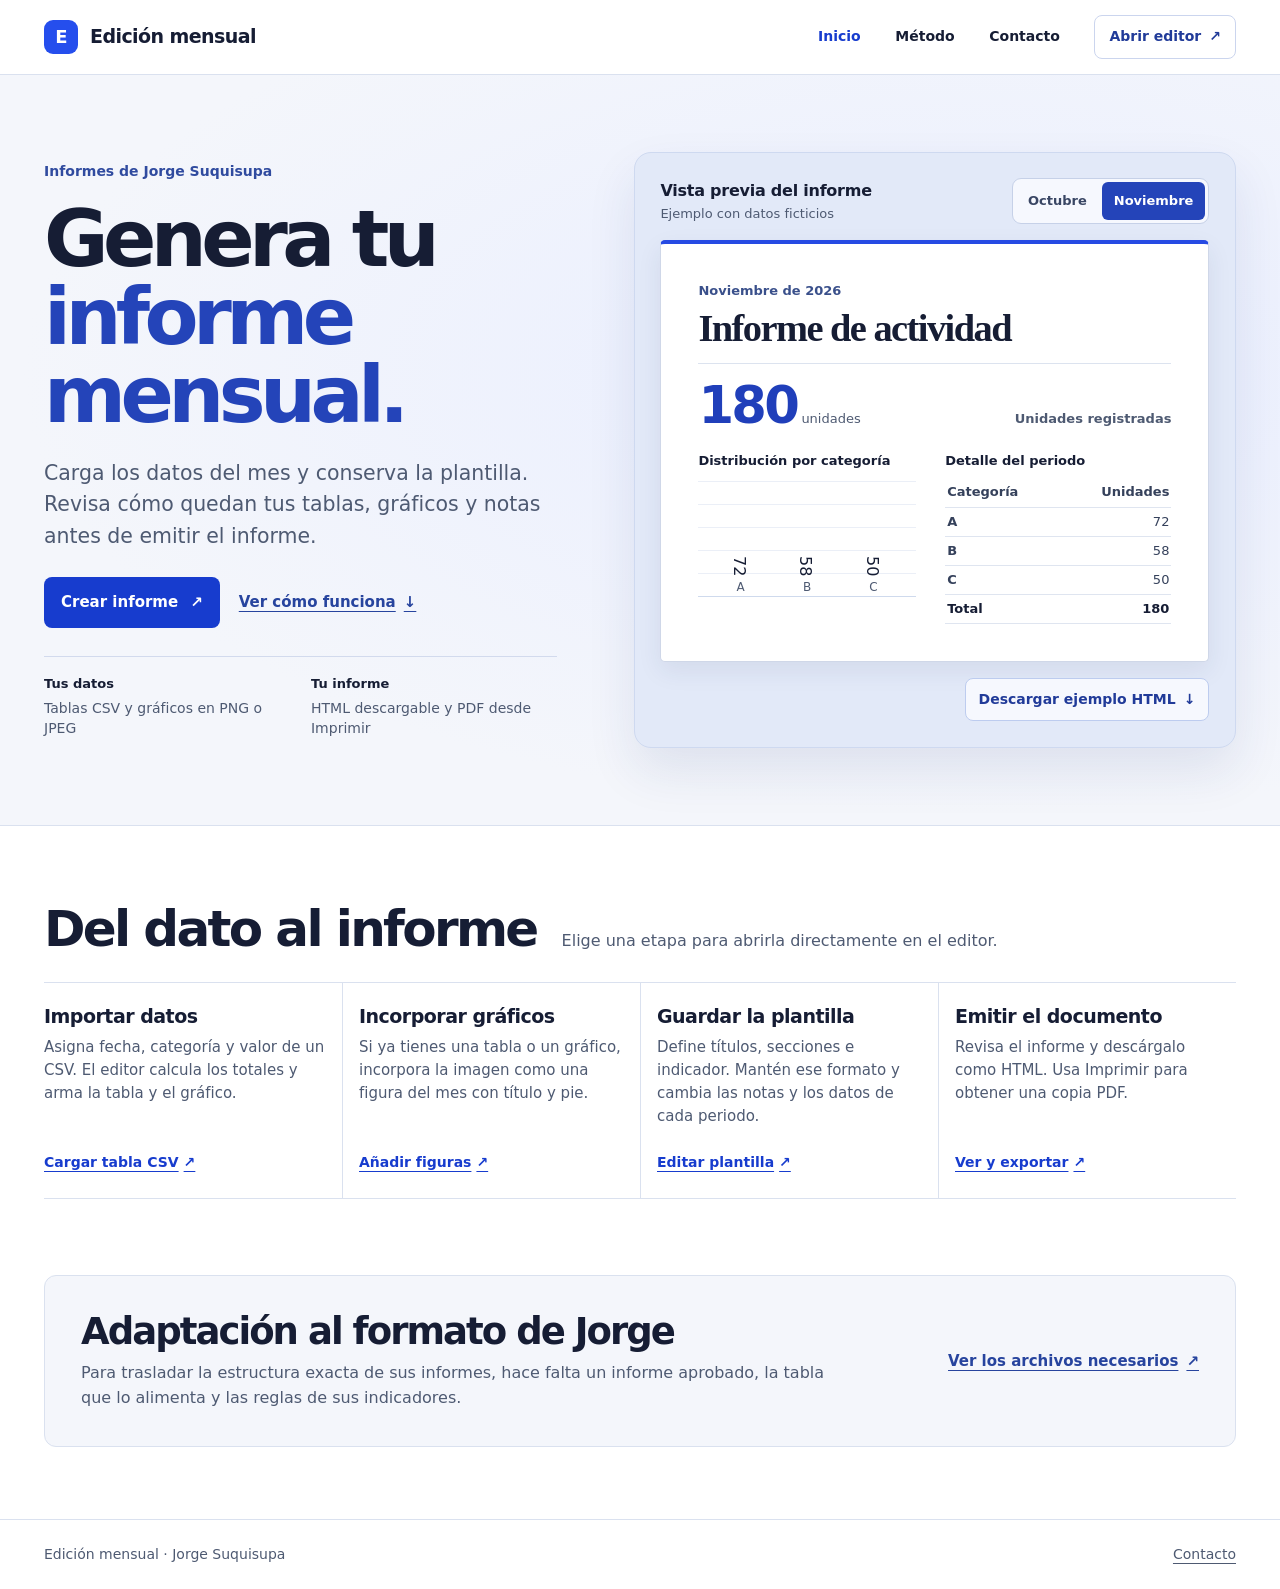
<file: index.html>
<!doctype html>
<html lang="es">
<head>
  <meta charset="utf-8">
  <meta name="viewport" content="width=device-width, initial-scale=1">
  <title>Edición mensual · Jorge Suquisupa</title>
  <meta name="description" content="Editor de informes mensuales para cargar tablas y gráficos, reutilizar una plantilla y exportar el documento.">
  <meta name="theme-color" content="#f4f6fa">
  <link rel="icon" href="favicon.svg" type="image/svg+xml">
  <link rel="stylesheet" href="assets/edition-studio-home.css">
  <script src="assets/app.js" defer></script>
  <script src="assets/core.js" defer></script>
  <script src="assets/ejemplo-mensual.js" defer></script>
</head>
<body class="edition-studio" data-site="05" data-page="index">
  <a class="skip-link" href="#contenido">Saltar al contenido</a>
  <header class="site-header">
    <div class="studio-header-inner">
      <a class="studio-brand" href="index.html" aria-label="Edición mensual, inicio">
        <span class="studio-mark" aria-hidden="true">E</span>
        <span>Edición mensual</span>
      </a>
      <button class="menu-button" type="button" aria-expanded="false" aria-controls="site-nav">Menú</button>
      <nav id="site-nav" aria-label="Navegación principal">
        <a href="index.html" aria-current="page">Inicio</a>
        <a href="enfoque.html">Método</a>
        <a href="contacto.html">Contacto</a>
        <a class="studio-nav-editor" href="herramientas.html">Abrir editor <span aria-hidden="true">↗</span></a>
      </nav>
    </div>
  </header>

  <main id="contenido">
    <section class="studio-hero" aria-labelledby="studio-title">
      <div class="studio-wrap studio-hero-grid">
        <div class="studio-copy">
          <p class="studio-author">Informes de Jorge Suquisupa</p>
          <h1 id="studio-title">Genera tu <span>informe mensual.</span></h1>
          <p class="studio-lead">Carga los datos del mes y conserva la plantilla. Revisa cómo quedan tus tablas, gráficos y notas antes de emitir el informe.</p>
          <div class="studio-actions">
            <a class="studio-button" href="herramientas.html#editor-periodo">Crear informe <span aria-hidden="true">↗</span></a>
            <a class="studio-text" href="#flujo-mensual">Ver cómo funciona <span aria-hidden="true">↓</span></a>
          </div>
          <dl class="studio-sources">
            <div><dt>Tus datos</dt><dd>Tablas CSV y gráficos en PNG o JPEG</dd></div>
            <div><dt>Tu informe</dt><dd>HTML descargable y PDF desde Imprimir</dd></div>
          </dl>
        </div>

        <section class="document-stage" aria-labelledby="stage-title">
          <div class="stage-toolbar">
            <div>
              <h2 id="stage-title">Vista previa del informe</h2>
              <p>Ejemplo con datos ficticios</p>
            </div>
            <div class="month-switch" role="group" aria-label="Periodo del ejemplo" hidden>
              <button type="button" data-demo-period="2026-10" aria-pressed="false">Octubre</button>
              <button type="button" data-demo-period="2026-11" aria-pressed="true">Noviembre</button>
            </div>
          </div>
          <article class="report-paper" aria-labelledby="paper-title">
            <div class="paper-header">
              <p id="demo-period">Noviembre de 2026</p>
              <h3 id="paper-title">Informe de actividad</h3>
            </div>
            <div class="paper-total">
              <div><strong id="demo-total">180</strong><span> unidades</span></div>
              <p>Unidades registradas</p>
            </div>
            <div class="paper-insights">
              <section aria-labelledby="demo-chart">
                <h4 id="demo-chart">Distribución por categoría</h4>
                <div class="paper-meter-grid">
                  <div class="paper-column"><label for="demo-bar-a">A</label><meter id="demo-bar-a" min="0" max="100" value="72">72</meter></div>
                  <div class="paper-column"><label for="demo-bar-b">B</label><meter id="demo-bar-b" min="0" max="100" value="58">58</meter></div>
                  <div class="paper-column"><label for="demo-bar-c">C</label><meter id="demo-bar-c" min="0" max="100" value="50">50</meter></div>
                </div>
              </section>
              <table class="paper-table">
                <caption>Detalle del periodo</caption>
                <thead><tr><th scope="col">Categoría</th><th scope="col">Unidades</th></tr></thead>
                <tbody>
                  <tr><th scope="row">A</th><td id="demo-value-a">72</td></tr>
                  <tr><th scope="row">B</th><td id="demo-value-b">58</td></tr>
                  <tr><th scope="row">C</th><td id="demo-value-c">50</td></tr>
                </tbody>
                <tfoot><tr><th scope="row">Total</th><td id="demo-table-total">180</td></tr></tfoot>
              </table>
            </div>
          </article>
          <div class="stage-footer">
            <button id="demo-export" class="studio-download" type="button" hidden>Descargar ejemplo HTML <span aria-hidden="true">↓</span></button>
          </div>
          <p id="demo-status" class="sr-only" role="status"></p>
        </section>
      </div>
    </section>

    <section id="flujo-mensual" class="studio-flow studio-wrap" aria-labelledby="flow-title">
      <div class="studio-section-heading">
        <h2 id="flow-title">Del dato al informe</h2>
        <p>Elige una etapa para abrirla directamente en el editor.</p>
      </div>
      <div class="studio-workflow">
        <article>
          <h3>Importar datos</h3>
          <p>Asigna fecha, categoría y valor de un CSV. El editor calcula los totales y arma la tabla y el gráfico.</p>
          <a href="herramientas.html#editor-datos">Cargar tabla CSV <span aria-hidden="true">↗</span></a>
        </article>
        <article>
          <h3>Incorporar gráficos</h3>
          <p>Si ya tienes una tabla o un gráfico, incorpora la imagen como una figura del mes con título y pie.</p>
          <a href="herramientas.html#editor-imagenes">Añadir figuras <span aria-hidden="true">↗</span></a>
        </article>
        <article>
          <h3>Guardar la plantilla</h3>
          <p>Define títulos, secciones e indicador. Mantén ese formato y cambia las notas y los datos de cada periodo.</p>
          <a href="herramientas.html#editor-plantilla">Editar plantilla <span aria-hidden="true">↗</span></a>
        </article>
        <article>
          <h3>Emitir el documento</h3>
          <p>Revisa el informe y descárgalo como HTML. Usa Imprimir para obtener una copia PDF.</p>
          <a href="herramientas.html#editor-documento">Ver y exportar <span aria-hidden="true">↗</span></a>
        </article>
      </div>
    </section>

    <section class="studio-wrap studio-template" aria-labelledby="template-title">
      <div>
        <h2 id="template-title">Adaptación al formato de Jorge</h2>
        <p>Para trasladar la estructura exacta de sus informes, hace falta un informe aprobado, la tabla que lo alimenta y las reglas de sus indicadores.</p>
      </div>
      <a class="studio-text" href="enfoque.html#alcance">Ver los archivos necesarios <span aria-hidden="true">↗</span></a>
    </section>
  </main>

  <footer class="studio-footer">
    <div class="studio-wrap"><span>Edición mensual · Jorge Suquisupa</span><a href="contacto.html">Contacto</a></div>
  </footer>
</body>
</html>
</file>
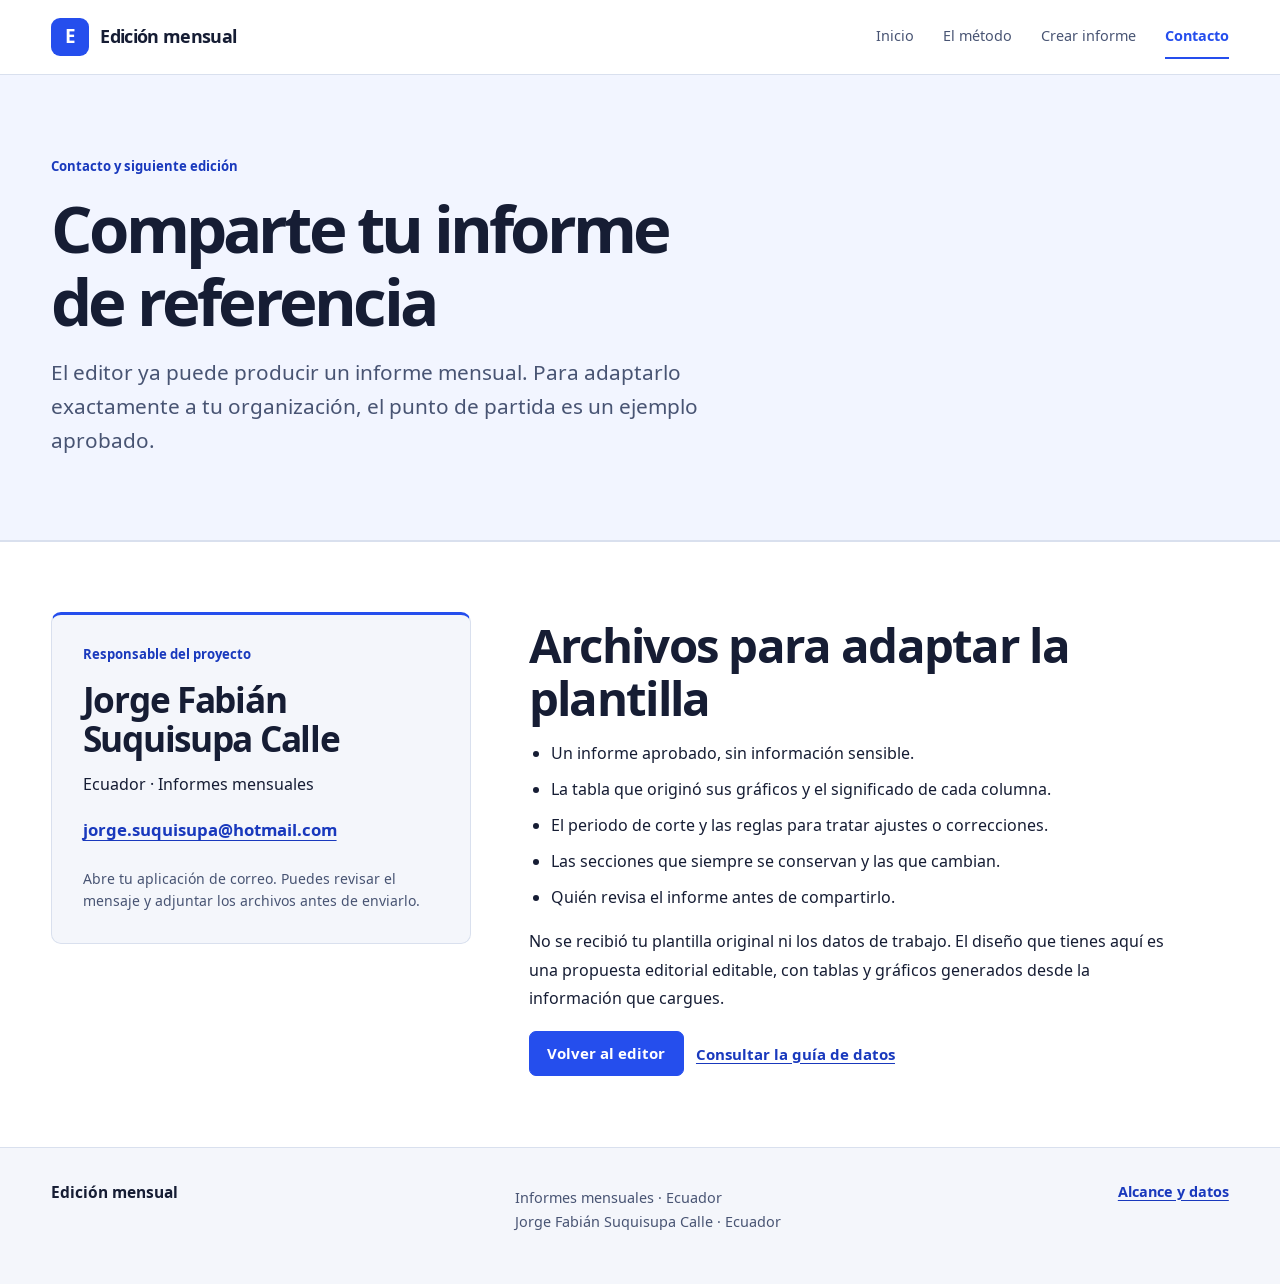
<file: contacto.html>
<!doctype html>
<html lang="es"><head><meta charset="utf-8"><meta name="viewport" content="width=device-width,initial-scale=1"><title>Contacto · Edición mensual</title><meta name="description" content="Reúne la plantilla y los datos para adaptar el informe mensual a tu organización."><meta name="theme-color" content="#f4f6fb"><link rel="icon" href="favicon.svg" type="image/svg+xml"><link rel="stylesheet" href="assets/fonts.css"><link rel="stylesheet" href="assets/styles.css"><script src="assets/app.js" defer></script><link rel="stylesheet" href="assets/premium.css"><link rel="stylesheet" href="assets/redesign.css"><link rel="stylesheet" href="assets/edition-studio-workspace.css"></head>
<body data-site="05" data-page="contacto"><a class="skip-link" href="#contenido">Saltar al contenido</a><header class="site-header"><div class="header-inner"><a class="brand" href="index.html" aria-label="EDICIÓN MENSUAL, inicio"><span class="brand-mark" aria-hidden="true">E</span><span>Edición mensual</span></a><button class="menu-button" type="button" aria-expanded="false" aria-controls="site-nav">Menú</button><nav id="site-nav" aria-label="Principal"><a href="index.html">Inicio</a><a href="enfoque.html">El método</a><a href="herramientas.html">Crear informe</a><a href="contacto.html" aria-current="page">Contacto</a></nav></div></header><main id="contenido"><section class="article-heading"><p class="eyebrow">Contacto y siguiente edición</p><h1>Comparte tu informe de referencia</h1><p class="lead">El editor ya puede producir un informe mensual. Para adaptarlo exactamente a tu organización, el punto de partida es un ejemplo aprobado.</p></section><section class="editorial-section contact-story"><div class="contact-person"><p class="eyebrow">Responsable del proyecto</p><h2>Jorge Fabián<br>Suquisupa Calle</h2><p>Ecuador · Informes mensuales</p><a class="email-link" href="mailto:jorge.suquisupa@hotmail.com">jorge.suquisupa@hotmail.com</a><p class="small">Abre tu aplicación de correo. Puedes revisar el mensaje y adjuntar los archivos antes de enviarlo.</p></div><div class="large-prose"><h2>Archivos para adaptar la plantilla</h2><ul><li>Un informe aprobado, sin información sensible.</li><li>La tabla que originó sus gráficos y el significado de cada columna.</li><li>El periodo de corte y las reglas para tratar ajustes o correcciones.</li><li>Las secciones que siempre se conservan y las que cambian.</li><li>Quién revisa el informe antes de compartirlo.</li></ul><p>No se recibió tu plantilla original ni los datos de trabajo. El diseño que tienes aquí es una propuesta editorial editable, con tablas y gráficos generados desde la información que cargues.</p><div class="actions"><a class="button primary" href="herramientas.html">Volver al editor</a><a class="text-link" href="GUIA_DATOS_Y_REGLAS.md">Consultar la guía de datos</a></div></div></section></main><footer class="site-footer"><div><strong>Edición mensual</strong></div><p>Informes mensuales · Ecuador<br>Jorge Fabián Suquisupa Calle · Ecuador</p><a href="enfoque.html#alcance">Alcance y datos</a></footer><script src="assets/experience.js" defer></script></body></html>
</file>
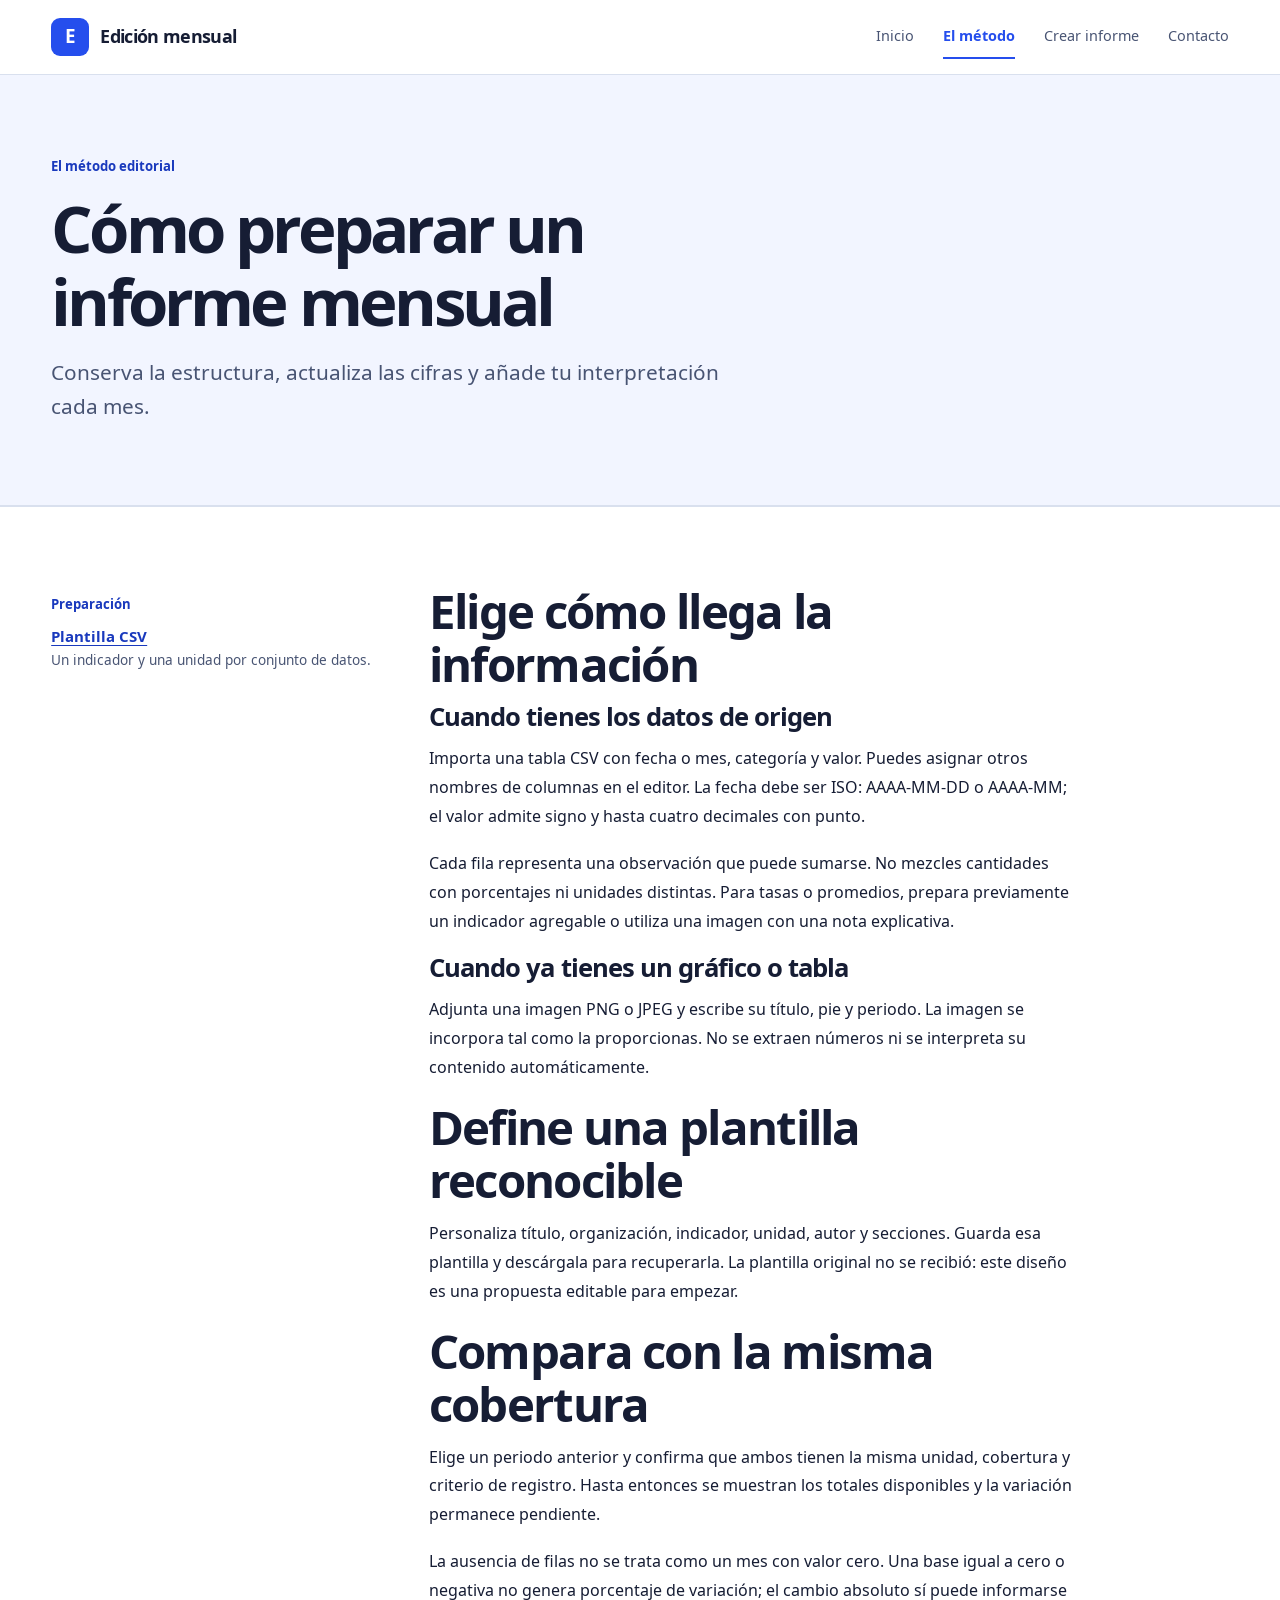
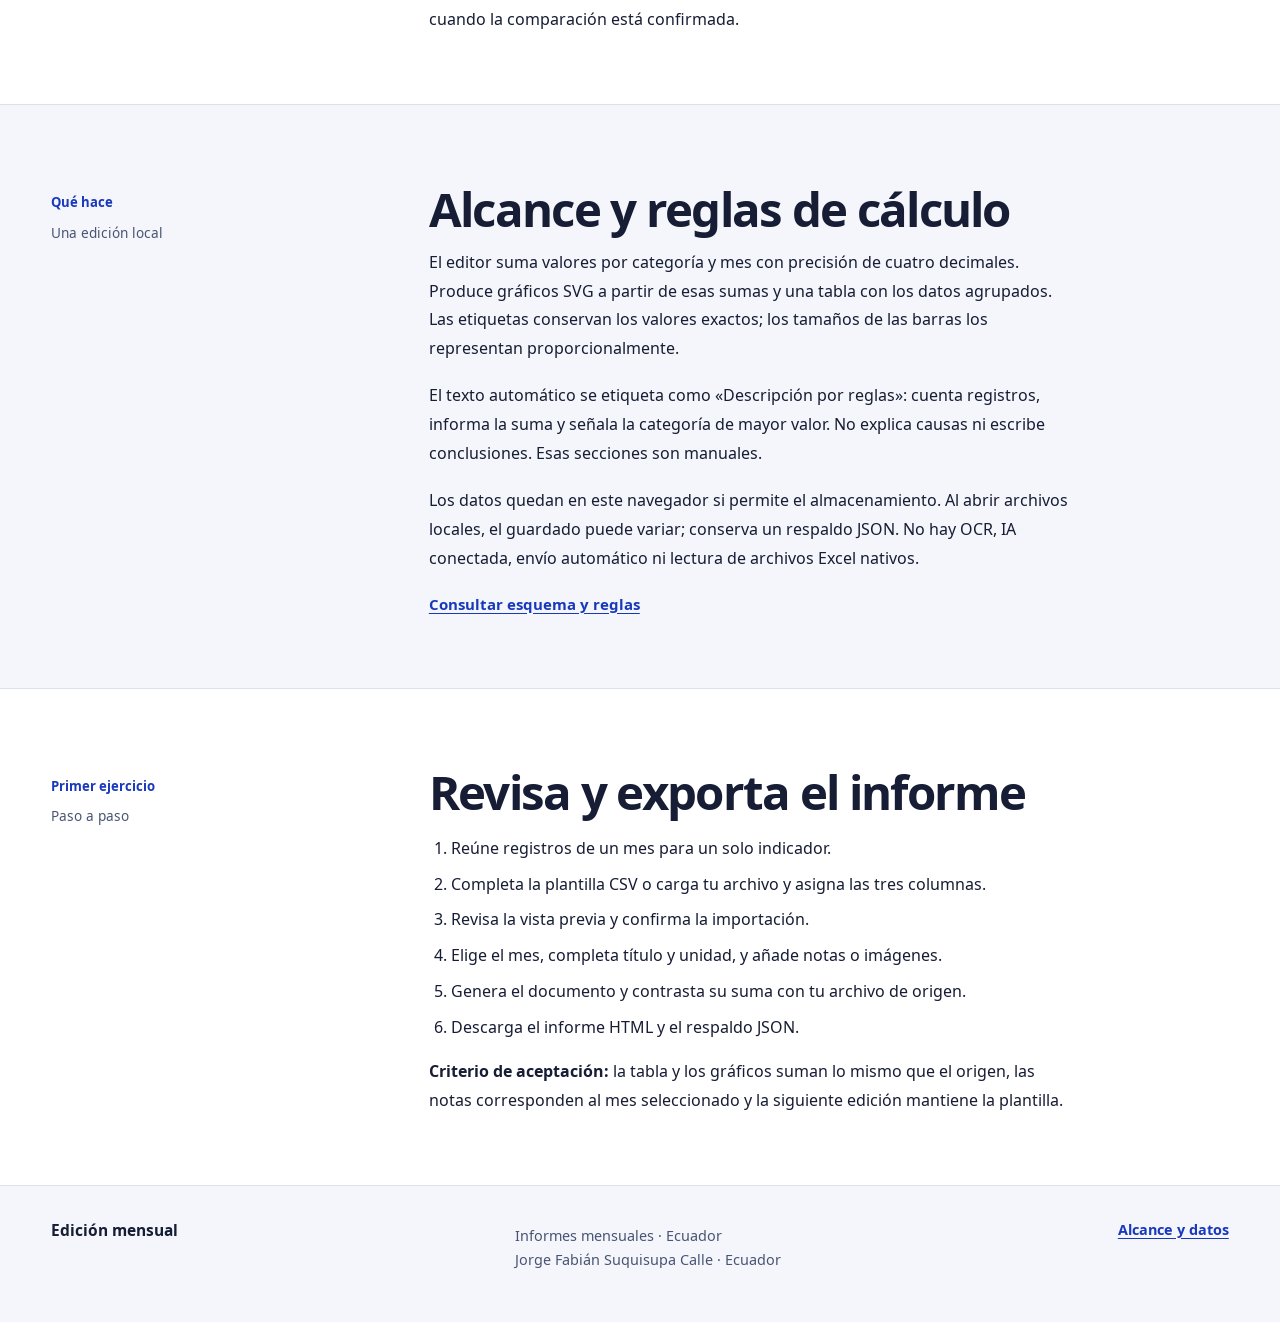
<file: enfoque.html>
<!doctype html>
<html lang="es"><head><meta charset="utf-8"><meta name="viewport" content="width=device-width,initial-scale=1"><title>El método · Edición mensual</title><meta name="description" content="Prepara datos comparables y conserva un formato de informe mes a mes."><meta name="theme-color" content="#f4f6fb"><link rel="icon" href="favicon.svg" type="image/svg+xml"><link rel="stylesheet" href="assets/fonts.css"><link rel="stylesheet" href="assets/styles.css"><script src="assets/app.js" defer></script><link rel="stylesheet" href="assets/premium.css"><link rel="stylesheet" href="assets/redesign.css"><link rel="stylesheet" href="assets/edition-studio-workspace.css"></head>
<body data-site="05" data-page="enfoque"><a class="skip-link" href="#contenido">Saltar al contenido</a><header class="site-header"><div class="header-inner"><a class="brand" href="index.html" aria-label="EDICIÓN MENSUAL, inicio"><span class="brand-mark" aria-hidden="true">E</span><span>Edición mensual</span></a><button class="menu-button" type="button" aria-expanded="false" aria-controls="site-nav">Menú</button><nav id="site-nav" aria-label="Principal"><a href="index.html">Inicio</a><a href="enfoque.html" aria-current="page">El método</a><a href="herramientas.html">Crear informe</a><a href="contacto.html">Contacto</a></nav></div></header><main id="contenido"><section class="article-heading"><p class="eyebrow">El método editorial</p><h1>Cómo preparar un informe mensual</h1><p class="lead">Conserva la estructura, actualiza las cifras y añade tu interpretación cada mes.</p></section><section class="editorial-section"><aside class="section-meta"><p class="eyebrow">Preparación</p><a class="text-link" href="plantillas/datos_mensuales.csv" download>Plantilla CSV</a><p>Un indicador y una unidad por conjunto de datos.</p></aside><div class="large-prose"><h2>Elige cómo llega la información</h2><h3>Cuando tienes los datos de origen</h3><p>Importa una tabla CSV con fecha o mes, categoría y valor. Puedes asignar otros nombres de columnas en el editor. La fecha debe ser ISO: AAAA-MM-DD o AAAA-MM; el valor admite signo y hasta cuatro decimales con punto.</p><p>Cada fila representa una observación que puede sumarse. No mezcles cantidades con porcentajes ni unidades distintas. Para tasas o promedios, prepara previamente un indicador agregable o utiliza una imagen con una nota explicativa.</p><h3>Cuando ya tienes un gráfico o tabla</h3><p>Adjunta una imagen PNG o JPEG y escribe su título, pie y periodo. La imagen se incorpora tal como la proporcionas. No se extraen números ni se interpreta su contenido automáticamente.</p><h2>Define una plantilla reconocible</h2><p>Personaliza título, organización, indicador, unidad, autor y secciones. Guarda esa plantilla y descárgala para recuperarla. La plantilla original no se recibió: este diseño es una propuesta editable para empezar.</p><h2>Compara con la misma cobertura</h2><p>Elige un periodo anterior y confirma que ambos tienen la misma unidad, cobertura y criterio de registro. Hasta entonces se muestran los totales disponibles y la variación permanece pendiente.</p><p>La ausencia de filas no se trata como un mes con valor cero. Una base igual a cero o negativa no genera porcentaje de variación; el cambio absoluto sí puede informarse cuando la comparación está confirmada.</p></div></section>
<section id="alcance" class="editorial-section tinted"><div class="section-meta"><p class="eyebrow">Qué hace</p><span>Una edición local</span></div><div class="large-prose"><h2>Alcance y reglas de cálculo</h2><p>El editor suma valores por categoría y mes con precisión de cuatro decimales. Produce gráficos SVG a partir de esas sumas y una tabla con los datos agrupados. Las etiquetas conservan los valores exactos; los tamaños de las barras los representan proporcionalmente.</p><p>El texto automático se etiqueta como «Descripción por reglas»: cuenta registros, informa la suma y señala la categoría de mayor valor. No explica causas ni escribe conclusiones. Esas secciones son manuales.</p><p>Los datos quedan en este navegador si permite el almacenamiento. Al abrir archivos locales, el guardado puede variar; conserva un respaldo JSON. No hay OCR, IA conectada, envío automático ni lectura de archivos Excel nativos.</p><a class="text-link" href="GUIA_DATOS_Y_REGLAS.md">Consultar esquema y reglas</a></div></section>
<section class="editorial-section"><div class="section-meta"><p class="eyebrow">Primer ejercicio</p><span>Paso a paso</span></div><div class="large-prose"><h2>Revisa y exporta el informe</h2><ol><li>Reúne registros de un mes para un solo indicador.</li><li>Completa la plantilla CSV o carga tu archivo y asigna las tres columnas.</li><li>Revisa la vista previa y confirma la importación.</li><li>Elige el mes, completa título y unidad, y añade notas o imágenes.</li><li>Genera el documento y contrasta su suma con tu archivo de origen.</li><li>Descarga el informe HTML y el respaldo JSON.</li></ol><p><strong>Criterio de aceptación:</strong> la tabla y los gráficos suman lo mismo que el origen, las notas corresponden al mes seleccionado y la siguiente edición mantiene la plantilla.</p></div></section></main><footer class="site-footer"><div><strong>Edición mensual</strong></div><p>Informes mensuales · Ecuador<br>Jorge Fabián Suquisupa Calle · Ecuador</p><a href="enfoque.html#alcance">Alcance y datos</a></footer><script src="assets/experience.js" defer></script></body></html>
</file>
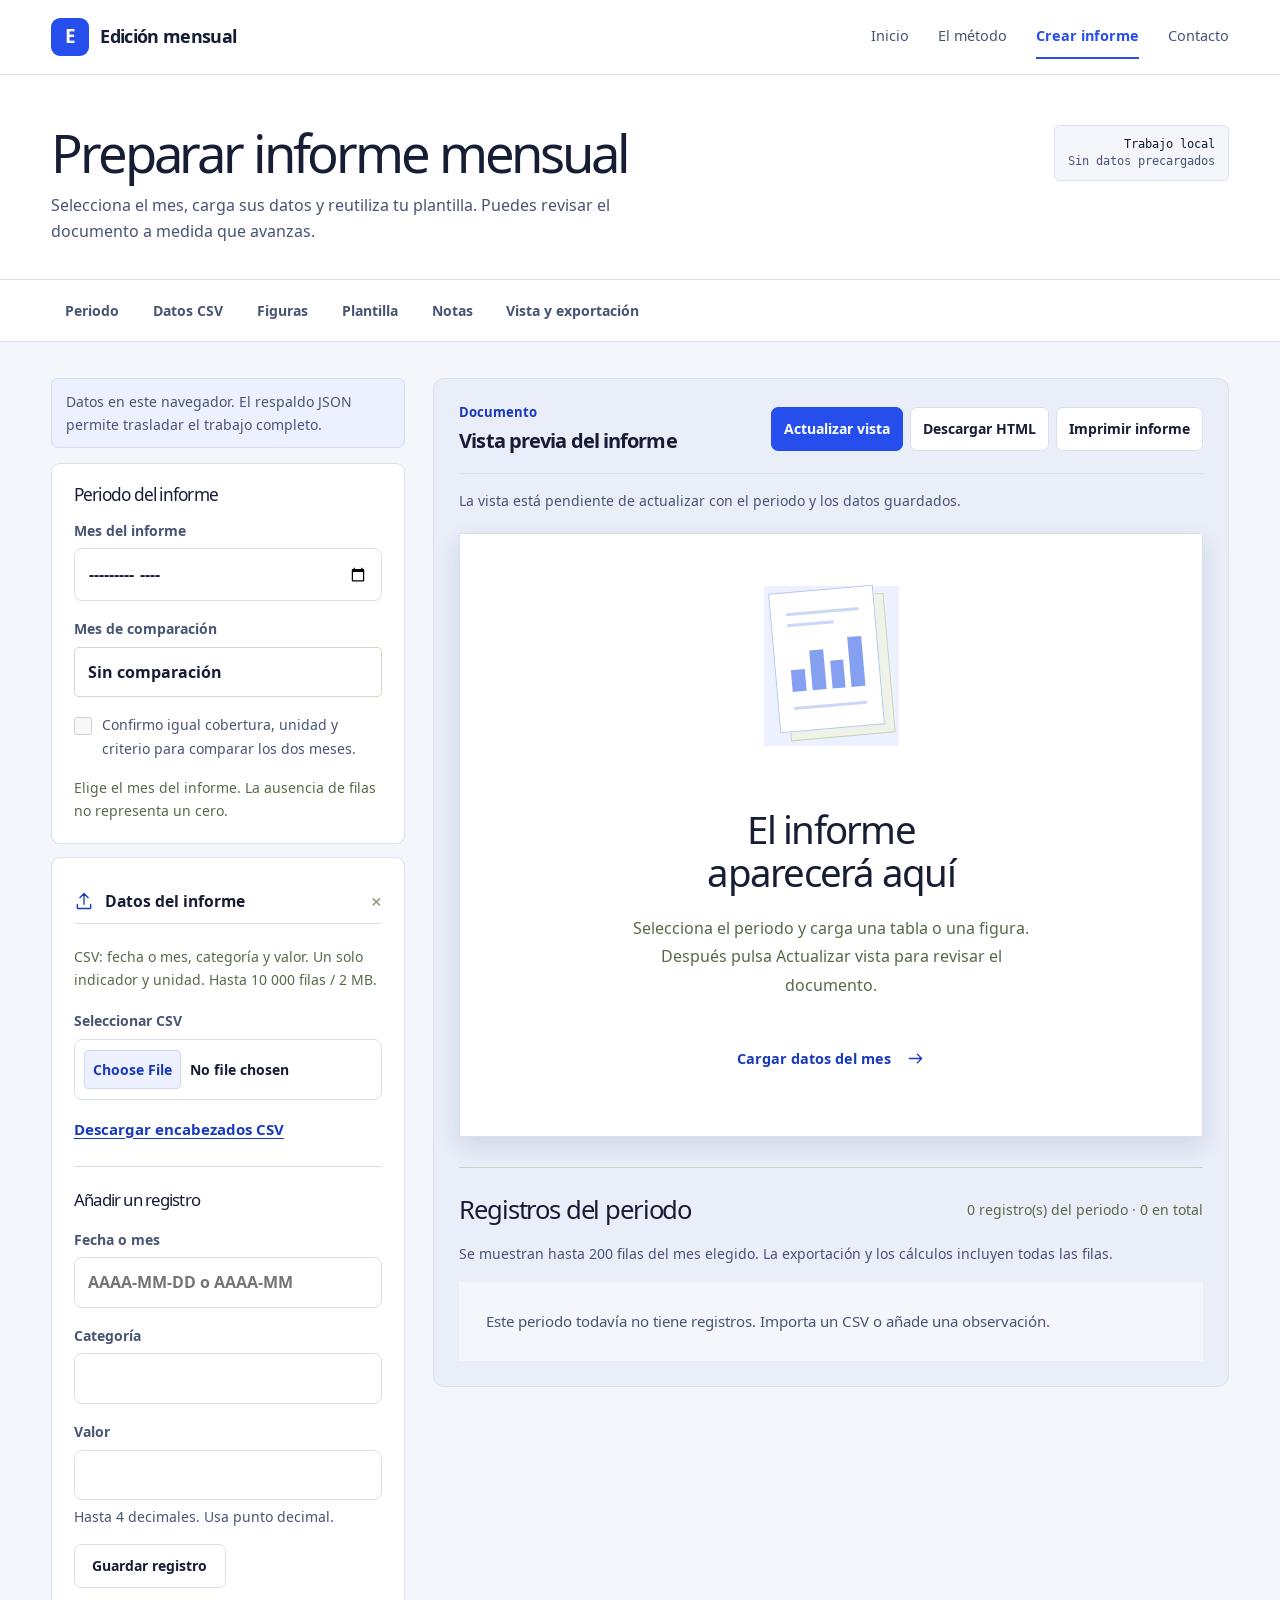
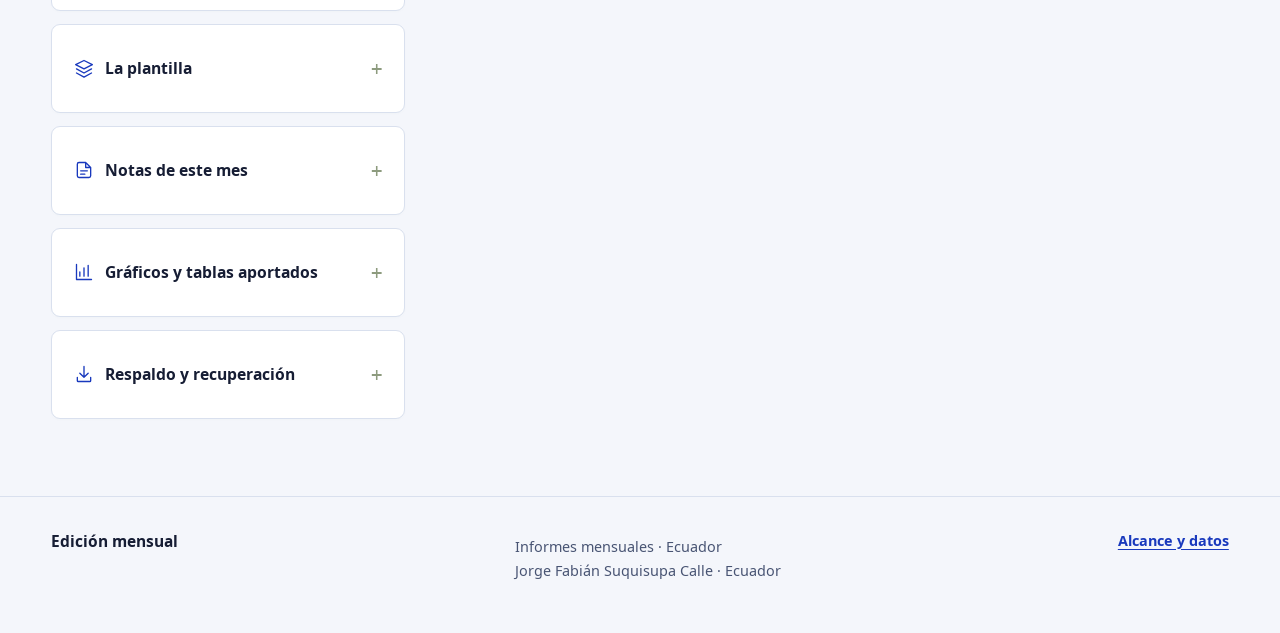
<file: herramientas.html>
<!doctype html>
<html lang="es"><head><meta charset="utf-8"><meta name="viewport" content="width=device-width,initial-scale=1"><title>Crear informe · Edición mensual</title><meta name="description" content="Importa CSV, añade gráficos, personaliza tu plantilla y genera un informe imprimible."><meta name="theme-color" content="#f4f6fb"><link rel="icon" href="favicon.svg" type="image/svg+xml"><link rel="stylesheet" href="assets/fonts.css"><link rel="stylesheet" href="assets/styles.css"><script src="assets/app.js" defer></script><script src="assets/core.js" defer></script><script src="assets/workspace.js" defer></script><link rel="stylesheet" href="assets/premium.css"><link rel="stylesheet" href="assets/redesign.css"><link rel="stylesheet" href="assets/edition-studio-workspace.css"></head>
<body data-site="05" data-page="herramientas"><a class="skip-link" href="#contenido">Saltar al contenido</a><header class="site-header"><div class="header-inner"><a class="brand" href="index.html" aria-label="EDICIÓN MENSUAL, inicio"><span class="brand-mark" aria-hidden="true">E</span><span>Edición mensual</span></a><button class="menu-button" type="button" aria-expanded="false" aria-controls="site-nav">Menú</button><nav id="site-nav" aria-label="Principal"><a href="index.html">Inicio</a><a href="enfoque.html">El método</a><a href="herramientas.html" aria-current="page">Crear informe</a><a href="contacto.html">Contacto</a></nav></div></header><main id="contenido"><section class="editor-heading"><div><h1>Preparar informe mensual</h1><p>Selecciona el mes, carga sus datos y reutiliza tu plantilla. Puedes revisar el documento a medida que avanzas.</p></div><p class="local-tag">Trabajo local<br><span>Sin datos precargados</span></p></section><div id="message" class="message" role="status" aria-live="polite" hidden></div><nav class="em-editor-steps" aria-label="Pasos de la edición"><a href="#editor-periodo">Periodo</a><a href="#editor-datos">Datos CSV</a><a href="#editor-imagenes">Figuras</a><a href="#editor-plantilla">Plantilla</a><a href="#editor-notas">Notas</a><a href="#editor-documento">Vista y exportación</a></nav><div class="editor-layout"><aside class="editor-controls"><p id="storage-status" class="storage-note" role="status">Comprobando almacenamiento…</p><section class="control-section" id="editor-periodo"><h2>Periodo del informe</h2><label>Mes del informe<input id="period" type="month"></label><label>Mes de comparación<select id="comparison"><option value="">Sin comparación</option></select></label><label class="check"><input id="comparable" type="checkbox">Confirmo igual cobertura, unidad y criterio para comparar los dos meses.</label><p id="coverage-note" class="small">Elige un mes con datos o adjunta gráficos de ese periodo.</p></section>
<details class="control-section" open id="editor-datos"><summary><svg class="ui-icon" viewbox="0 0 24 24" fill="none" stroke="currentColor" stroke-width="1.6" stroke-linecap="round" stroke-linejoin="round" aria-hidden="true"><path d="M12 16V3m-5 5 5-5 5 5M4 16v4a1 1 0 0 0 1 1h14a1 1 0 0 0 1-1v-4"></path></svg><span>Datos del informe</span><span class="summary-toggle" aria-hidden="true">+</span></summary><p class="small">CSV: fecha o mes, categoría y valor. Un solo indicador y unidad. Hasta 10 000 filas / 2 MB.</p><label>Seleccionar CSV<input id="csv-file" type="file" accept=".csv,text/csv"></label><a class="text-link" href="plantillas/datos_mensuales.csv" download>Descargar encabezados CSV</a><div id="csv-mapping" hidden><label>Columna de fecha o mes<select id="map-date"></select></label><label>Columna de categoría<select id="map-category"></select></label><label>Columna de valor<select id="map-value"></select></label><label>Modo de importación<select id="csv-mode"><option value="replace">Reemplazar el conjunto de datos</option><option value="append">Agregar a los registros actuales</option></select></label><button id="validate-csv" class="button secondary" type="button">Validar y ver resumen</button></div><hr><form id="row-form"><h3 id="row-form-title">Añadir un registro</h3><input id="row-edit" type="hidden"><label>Fecha o mes<input id="row-date" maxlength="10" placeholder="AAAA-MM-DD o AAAA-MM" required></label><label>Categoría<input id="row-category" maxlength="120" required></label><label>Valor<input id="row-value" inputmode="decimal" required><small>Hasta 4 decimales. Usa punto decimal.</small></label><div class="actions"><button id="row-save" class="button secondary" type="submit">Guardar registro</button><button id="row-cancel" class="button secondary" type="button" hidden>Cancelar</button></div></form></details>
<details class="control-section" id="editor-plantilla"><summary><svg class="ui-icon" viewbox="0 0 24 24" fill="none" stroke="currentColor" stroke-width="1.6" stroke-linecap="round" stroke-linejoin="round" aria-hidden="true"><path d="m12 3 10 5-10 5L2 8zm-9 10 9 5 9-5m-18 5 9 5 9-5"></path></svg><span>La plantilla</span><span class="summary-toggle" aria-hidden="true">+</span></summary><form id="template-form"><label>Título del informe<input id="t-title" maxlength="180" required value="Informe mensual"></label><label>Organización<input id="t-organization" maxlength="160"></label><label>Indicador<input id="t-indicator" maxlength="120" placeholder="Qué representa el valor"></label><label>Unidad<input id="t-unit" maxlength="24" placeholder="horas, unidades, USD…"></label><label>Preparado por<input id="t-author" maxlength="160"></label><fieldset><legend>Secciones visibles</legend><label class="check"><input id="t-facts" type="checkbox" checked>Descripción factual por reglas</label><label class="check"><input id="t-bars" type="checkbox" checked>Gráfico por categoría</label><label class="check"><input id="t-trend" type="checkbox" checked>Totales de meses con registros</label><label class="check"><input id="t-table" type="checkbox" checked>Tabla de categorías</label><label class="check"><input id="t-annexes" type="checkbox" checked>Imágenes aportadas</label></fieldset><label>Título de notas<input id="t-notes-title" maxlength="100" value="Notas del periodo" required></label><label>Título de conclusiones<input id="t-conclusion-title" maxlength="100" value="Conclusiones y próximos pasos" required></label><button class="button primary" type="submit">Guardar plantilla</button><button id="template-cancel" class="button secondary draft-cancel" type="button" hidden>Descartar cambios</button></form><button id="export-template" class="button secondary" type="button">Descargar plantilla JSON</button></details>
<details class="control-section" id="editor-notas"><summary><svg class="ui-icon" viewbox="0 0 24 24" fill="none" stroke="currentColor" stroke-width="1.6" stroke-linecap="round" stroke-linejoin="round" aria-hidden="true"><path d="M14 3H6a2 2 0 0 0-2 2v14a2 2 0 0 0 2 2h12a2 2 0 0 0 2-2V9zM14 3v6h6M8 13h8m-8 4h5"></path></svg><span>Notas de este mes</span><span class="summary-toggle" aria-hidden="true">+</span></summary><form id="notes-form"><p class="small">Se guardan para el mes seleccionado. Las conclusiones las redactas tú.</p><label>Notas y contexto<textarea id="notes" rows="5" maxlength="10000"></textarea></label><label>Conclusiones y próximos pasos<textarea id="conclusions" rows="5" maxlength="10000"></textarea></label><button class="button primary" type="submit">Guardar notas del mes</button><button id="notes-cancel" class="button secondary draft-cancel" type="button" hidden>Descartar cambios</button></form></details>
<details class="control-section" id="editor-imagenes"><summary><svg class="ui-icon" viewbox="0 0 24 24" fill="none" stroke="currentColor" stroke-width="1.6" stroke-linecap="round" stroke-linejoin="round" aria-hidden="true"><path d="M3 3v18h18M7 17v-5m5 5V7m5 10V4"></path></svg><span>Gráficos y tablas aportados</span><span class="summary-toggle" aria-hidden="true">+</span></summary><form id="image-form"><p class="small">Se adjuntan al mes seleccionado. PNG o JPEG; máximo 1,5 MB por imagen, 6 imágenes y 4 MB codificados en total. No se extraen ni interpretan sus datos.</p><label>Archivo de imagen<input id="image-file" type="file" accept="image/png,image/jpeg" required></label><label>Título de la figura<input id="image-title" maxlength="180" required></label><label>Pie, fuente o aclaración<textarea id="image-caption" rows="3" maxlength="1000"></textarea></label><button class="button secondary" type="submit">Preparar imagen</button><button id="image-discard" class="button secondary draft-cancel" type="button" hidden>Descartar cambios</button></form><div id="image-preview" hidden><img id="pending-image" alt="Vista previa de la imagen seleccionada"><p id="pending-image-summary"></p><div class="actions"><button id="image-apply" class="button primary" type="button">Incorporar imagen</button><button id="image-cancel" class="button secondary" type="button">Descartar</button></div></div><div id="images-list"></div></details>
<details class="control-section" id="editor-respaldos"><summary><svg class="ui-icon" viewbox="0 0 24 24" fill="none" stroke="currentColor" stroke-width="1.6" stroke-linecap="round" stroke-linejoin="round" aria-hidden="true"><path d="M12 3v13m-5-5 5 5 5-5M4 16v4a1 1 0 0 0 1 1h14a1 1 0 0 0 1-1v-4"></path></svg><span>Respaldo y recuperación</span><span class="summary-toggle" aria-hidden="true">+</span></summary><p class="small">JSON conserva datos, plantilla, notas e imágenes. Verás un resumen antes de confirmar la restauración.</p><label>Respaldo o plantilla JSON<input id="backup-file" type="file" accept=".json,application/json"></label><div class="actions vertical"><button id="export-backup" class="button secondary" type="button">Descargar respaldo completo</button><button id="export-csv" class="button secondary" type="button">Descargar datos CSV</button></div></details></aside>
<div class="editor-main"><section id="import-preview" class="import-preview" hidden><p class="eyebrow">Antes de aplicar</p><h2>Vista previa</h2><p id="import-summary"></p><div id="import-table" class="table-scroll"></div><div class="actions"><button id="import-apply" class="button primary" type="button">Confirmar importación</button><button id="import-cancel" class="button secondary" type="button">Descartar</button></div></section><section class="report-toolbar" id="editor-documento"><div><p class="eyebrow">Documento</p><h2>Vista previa del informe</h2></div><div class="actions"><button id="preview-document" class="button primary" type="button">Actualizar vista</button><button id="export-html" class="button secondary" type="button">Descargar HTML</button><button id="print-document" class="button secondary" type="button">Imprimir informe</button></div></section><p id="document-status" class="small document-status" role="status" aria-live="polite">Genera la vista cuando hayas guardado tus datos.</p><div id="document-preview" class="document-preview"><div class="empty-report"><div class="empty-document-art" aria-hidden="true"><div class="empty-paper"><i></i><i></i><div><span></span><span></span><span></span><span></span></div><i></i></div></div><h2>El informe aparecerá aquí</h2><p>Selecciona el periodo y carga una tabla o una figura. Después pulsa Actualizar vista para revisar el documento.</p><a class="premium-text-link" href="#editor-datos"><span>Cargar datos del mes</span><svg class="ui-icon" viewbox="0 0 24 24" fill="none" stroke="currentColor" stroke-width="1.6" stroke-linecap="round" stroke-linejoin="round" aria-hidden="true"><path d="M5 12h14m-5-5 5 5-5 5"></path></svg></a></div></div><section class="records-panel"><div class="panel-title"><h2>Registros del periodo</h2><span id="row-count">Sin registros</span></div><p class="small">Se muestran hasta 200 filas del mes elegido. La exportación y los cálculos incluyen todas las filas.</p><div id="records-table" class="table-scroll"></div></section></div></div></main><footer class="site-footer"><div><strong>Edición mensual</strong></div><p>Informes mensuales · Ecuador<br>Jorge Fabián Suquisupa Calle · Ecuador</p><a href="enfoque.html#alcance">Alcance y datos</a></footer><script src="assets/experience.js" defer></script></body></html>
</file>
<file: assets/edition-studio-home.css>
:root {
  color-scheme: light;
  --blue: #254eed;
  --blue-strong: #173cce;
  --ink: #161d34;
  --muted: #4e5a72;
  --line: #dae1ef;
  --canvas: #f4f6fb;
  --text: "Segoe UI", system-ui, sans-serif;
}

* { box-sizing: border-box; }
html { scroll-behavior: smooth; scroll-padding-top: 24px; }
body { margin: 0; background: #fff; color: var(--ink); font: 16px/1.55 var(--text); }
p, h1, h2, h3, h4, dl, dd { margin: 0; }
a { color: inherit; text-underline-offset: 4px; }
button { font: inherit; }
[hidden] { display: none !important; }
:focus-visible { outline: 3px solid #254eed; outline-offset: 4px; }
.sr-only { position: absolute; width: 1px; height: 1px; clip-path: inset(50%); overflow: hidden; white-space: nowrap; }
.skip-link {
  position: fixed; top: 10px; left: 10px; z-index: 20;
  padding: 12px 16px; background: white; transform: translateY(-180%);
}
.skip-link:focus { transform: translateY(0); }
.studio-wrap, .studio-header-inner { width: min(1300px, calc(100% - 88px)); margin-inline: auto; }
.site-header { position: relative; z-index: 4; border-bottom: 1px solid var(--line); }
.studio-header-inner { min-height: 74px; display: flex; align-items: center; justify-content: space-between; gap: 12px 30px; }
.studio-brand { display: inline-flex; align-items: center; gap: 12px; font-size: 19px; font-weight: 750; letter-spacing: -.03em; text-decoration: none; }
.studio-mark {
  width: 34px; height: 34px; border-radius: 9px;
  display: inline-grid; place-items: center; background: var(--blue); color: white;
  font-size: 18px; font-weight: 750;
}
#site-nav { display: flex; align-items: center; gap: 7px clamp(12px, 2.7vw, 40px); }
#site-nav a, .menu-button {
  display: inline-flex; align-items: center; justify-content: center; gap: 8px;
  min-height: 44px; font-size: 14px; font-weight: 650; text-decoration: none;
}
#site-nav a[aria-current] { color: var(--blue-strong); }
#site-nav a:hover { color: var(--blue-strong); text-decoration: underline; }
.studio-nav-editor, .menu-button {
  border: 1px solid #cbd5ee; border-radius: 8px; color: #213b99; background: white; padding: 8px 14px;
}
.menu-button { display: none; cursor: pointer; }

.studio-hero {
  background: radial-gradient(ellipse at 76% 40%, #e9eeff, var(--canvas) 69%);
  border-bottom: 1px solid var(--line);
}
.studio-hero-grid {
  display: grid; grid-template-columns: minmax(0, .92fr) minmax(0, 1.08fr);
  align-items: center; gap: clamp(30px, 6vw, 92px);
  padding-block: clamp(43px, 6vw, 91px);
}
.studio-author { color: #304b9f; font-size: 14px; font-weight: 700; margin-bottom: 18px; }
.studio-copy h1 {
  font-size: clamp(49px, 6.15vw, 92px); font-weight: 710;
  line-height: .99; letter-spacing: -.071em;
}
.studio-copy h1 span { color: #2444b9; display: block; }
.studio-lead { color: var(--muted); font-size: clamp(17px, 1.6vw, 22px); line-height: 1.54; max-width: 42ch; margin-top: 23px; }
.studio-actions { display: flex; align-items: center; flex-wrap: wrap; gap: 10px 19px; margin-top: 25px; }
.studio-button {
  min-height: 51px; display: inline-flex; justify-content: center; align-items: center; gap: 12px;
  padding: 10px 17px; border-radius: 8px; background: var(--blue-strong); color: white;
  text-decoration: none; font-size: 15px; font-weight: 700;
}
.studio-button:hover { background: #122ea2; }
.studio-text {
  min-height: 44px; display: inline-flex; align-items: center; gap: 8px;
  color: #27449e; font-weight: 680; font-size: 15px;
}
.studio-text:hover, .studio-workflow a:hover { color: #122a82; }
.studio-sources {
  display: grid; grid-template-columns: repeat(2, minmax(0, 1fr));
  gap: 10px 21px; border-top: 1px solid #d2daed; margin-top: 28px; padding-top: 17px;
}
.studio-sources dt { font-size: 13px; font-weight: 700; margin-bottom: 4px; }
.studio-sources dd { font-size: 14px; color: var(--muted); line-height: 1.43; }

.document-stage {
  min-width: 0; display: grid; gap: 16px; padding: clamp(14px, 2vw, 27px);
  border: 1px solid #ced9f0; border-radius: 17px;
  background: #e2e9f8; box-shadow: 0 23px 50px #23356f19;
}
.stage-toolbar { display: flex; flex-wrap: wrap; justify-content: space-between; align-items: center; gap: 9px 12px; }
.stage-toolbar h2 { font-size: 16px; font-weight: 750; letter-spacing: -.015em; }
.stage-toolbar p { color: var(--muted); font-size: 13px; }
.month-switch {
  display: inline-flex; flex-wrap: wrap; gap: 3px;
  padding: 3px; border: 1px solid #c6d1e8; border-radius: 9px; background: #f6f8fe;
}
.month-switch button {
  min-height: 38px; padding: 6px 12px; border: 0; border-radius: 6px;
  color: #394664; font-size: 13px; font-weight: 700; background: transparent; cursor: pointer;
}
.month-switch button[aria-pressed="true"] { color: #fff; background: #2444b9; }
.month-switch button[aria-pressed="false"]:hover { background: #e3e9ff; }
.report-paper {
  padding: clamp(17px, 3vw, 37px); margin: 0;
  background: #fff; border: 1px solid #cfd7e8; border-top: 4px solid #264ae3;
  border-radius: 5px; box-shadow: 0 9px 24px #26345d14;
}
.paper-header { padding-bottom: 14px; border-bottom: 1px solid #dce3ef; }
.paper-header p { color: #3a508b; font-size: 13px; font-weight: 700; }
.paper-header p::first-letter { text-transform: uppercase; }
.paper-header h3 { font: 700 clamp(27px, 3vw, 43px)/1.08 Georgia, serif; letter-spacing: -.04em; margin-top: 6px; }
.paper-total { display: flex; align-items: baseline; flex-wrap: wrap; gap: 4px 15px; margin: 13px 0 18px; }
.paper-total strong { color: #203fba; font-size: clamp(30px, 4vw, 53px); letter-spacing: -.052em; line-height: 1.1; font-variant-numeric: tabular-nums; }
.paper-total span, .paper-total p { color: var(--muted); font-size: 13px; }
.paper-total p { margin-left: auto; font-weight: 600; }
.paper-insights { display: grid; grid-template-columns: .98fr 1.02fr; align-items: start; gap: 12px clamp(12px, 2.3vw, 34px); }
.paper-insights section { min-width: 0; }
.paper-insights h4, .paper-table caption { margin-bottom: 7px; color: var(--ink); font-size: 13px; font-weight: 700; }
.paper-meter-grid {
  display: grid; grid-template-columns: repeat(3, minmax(0, 1fr)); min-height: 119px;
  align-items: stretch; padding: 9px 9px 0; border-bottom: 1px solid #cfdaed;
  background: repeating-linear-gradient(0deg, #fff 0 22px, #ebeff7 22px 23px);
}
.paper-column { display: grid; align-items: end; justify-items: center; grid-template-rows: 1fr 20px; }
.paper-column label { color: #4e5a72; font-size: 12px; grid-row: 2; }
.paper-column meter {
  appearance: none; display: block; min-height: 0; margin: 0 auto;
  width: min(100%, 29px); height: 76px; writing-mode: vertical-lr; direction: rtl;
  grid-row: 1; grid-column: 1; border: 0;
}
.paper-column meter::-webkit-meter-bar { background: transparent; border: 0; }
.paper-column meter::-webkit-meter-optimum-value { background: linear-gradient(0deg, #254eed, #6281ff); border-radius: 3px 3px 0 0; }
.paper-column meter::-moz-meter-bar { background: #254eed; border-radius: 3px 3px 0 0; }
.paper-table { width: 100%; border-collapse: collapse; color: #35415b; font-size: 13px; font-variant-numeric: tabular-nums; }
.paper-table caption { text-align: left; }
.paper-table th, .paper-table td { text-align: left; padding: 4px 2px; border-bottom: 1px solid #dfe5f0; }
.paper-table td, .paper-table thead th:last-child { text-align: right; }
.paper-table tfoot { color: var(--ink); font-weight: 700; }
.stage-footer { display: flex; justify-content: flex-end; }
.studio-download {
  display: inline-flex; align-items: center; gap: 8px; min-height: 43px; padding: 7px 13px;
  border: 1px solid #bdccef; border-radius: 8px; background: #f6f8fe; color: #213b99;
  font-size: 14px; font-weight: 700; cursor: pointer;
}
.studio-download:hover { background: white; border-color: #5271d6; }

.studio-flow { padding-block: clamp(43px, 6vw, 84px); }
.studio-section-heading { display: flex; flex-wrap: wrap; align-items: baseline; gap: 10px 25px; margin-bottom: 25px; }
.studio-section-heading h2, .studio-template h2 { font-size: clamp(28px, 4vw, 50px); font-weight: 710; line-height: 1.09; letter-spacing: -.053em; }
.studio-section-heading p, .studio-template p { color: var(--muted); }
.studio-workflow {
  display: grid; grid-template-columns: repeat(4, minmax(0, 1fr));
  border-block: 1px solid var(--line);
}
.studio-workflow article { padding: 22px 16px 13px; border-left: 1px solid var(--line); display: flex; flex-direction: column; }
.studio-workflow article:first-child { border-left: 0; padding-left: 0; }
.studio-workflow h3 { font-size: 19px; letter-spacing: -.027em; line-height: 1.2; }
.studio-workflow p { margin: 8px 0 12px; color: var(--muted); font-size: 15px; flex: 1; }
.studio-workflow a { min-height: 44px; display: inline-flex; align-items: center; gap: 5px; color: var(--blue-strong); font-size: 14px; font-weight: 700; }
.studio-template {
  display: flex; align-items: center; flex-wrap: wrap; justify-content: space-between; gap: 13px 28px;
  background: var(--canvas); border: 1px solid var(--line); border-radius: 12px;
  padding: clamp(20px, 3vw, 36px); margin-bottom: clamp(42px, 6vw, 72px);
}
.studio-template h2 { font-size: clamp(24px, 3vw, 37px); }
.studio-template p { margin-top: 8px; max-width: 73ch; }
.studio-footer { color: var(--muted); border-top: 1px solid var(--line); font-size: 14px; }
.studio-footer .studio-wrap { min-height: 69px; display: flex; align-items: center; justify-content: space-between; flex-wrap: wrap; gap: 8px 15px; }
.studio-footer a { display: inline-flex; align-items: center; min-height: 44px; }

@media (max-width: 1030px) {
  .studio-wrap, .studio-header-inner { width: calc(100% - 56px); }
  .studio-hero-grid { gap: 27px; }
}
@media (max-width: 840px) {
  .studio-wrap, .studio-header-inner { width: calc(100% - 44px); }
  .studio-hero-grid { grid-template-columns: 1fr; max-width: 620px; }
  .studio-copy h1 { font-size: clamp(48px, 9vw, 72px); }
  .studio-workflow { grid-template-columns: repeat(2, minmax(0, 1fr)); }
  .studio-workflow article:nth-child(odd) { border-left: 0; padding-left: 0; }
  .studio-workflow article:nth-child(n+3) { border-top: 1px solid var(--line); }
}
@media (max-width: 630px) {
  .studio-wrap, .studio-header-inner { width: calc(100% - 36px); }
  .studio-header-inner { min-height: 64px; }
  .menu-button { display: inline-flex; }
  #site-nav {
    display: none; position: absolute; inset: 100% 0 auto;
    background: #fff; border-block: 1px solid var(--line);
    padding: 13px 18px; gap: 4px; align-items: stretch;
  }
  #site-nav.is-open { display: grid; }
  #site-nav a { justify-content: flex-start; padding-inline: 10px; }
  .studio-hero-grid { padding-block: 32px; }
  .studio-author { margin-bottom: 13px; }
  .studio-copy h1 { font-size: clamp(41px, 11vw, 61px); }
  .studio-lead { margin-top: 17px; }
  .studio-actions { margin-top: 17px; }
  .studio-sources { margin-top: 20px; }
}
@media (max-width: 405px) {
  .paper-total p { margin-left: 0; }
  .paper-insights { grid-template-columns: 1fr; }
  .stage-toolbar { gap: 7px; }
  .studio-workflow { grid-template-columns: 1fr; }
  .studio-workflow article { border-left: 0; padding-inline: 0; }
  .studio-workflow article + article { border-top: 1px solid var(--line); }
}
@media (prefers-reduced-motion: reduce) { html { scroll-behavior: auto; } }
</file>
<file: assets/fonts.css>
@font-face{font-family:'Site Display';src:url('fonts/display-400.woff') format('woff');font-style:normal;font-weight:400;font-display:swap}
@font-face{font-family:'Site Display';src:url('fonts/display-700.woff') format('woff');font-style:normal;font-weight:700;font-display:swap}
@font-face{font-family:'Site Text';src:url('fonts/text-400.woff') format('woff');font-style:normal;font-weight:400;font-display:swap}
@font-face{font-family:'Site Text';src:url('fonts/text-700.woff') format('woff');font-style:normal;font-weight:700;font-display:swap}
@font-face{font-family:'Site Mono';src:url('fonts/mono-400.woff') format('woff');font-style:normal;font-weight:400;font-display:swap}
:root{--font-head:'Site Display',Georgia,serif;--font-body:'Site Text',Arial,sans-serif;--font-mono:'Site Mono',monospace}
</file>
<file: assets/styles.css>
*{box-sizing:border-box}html{scroll-behavior:smooth;scroll-padding-top:6rem}body{margin:0;font-family:var(--font-body);font-size:16px;line-height:1.65;color:var(--ink);background:var(--paper)}a{color:inherit;text-underline-offset:.23em}a,button,input,select,textarea{touch-action:manipulation}a:focus-visible,button:focus-visible,input:focus-visible,select:focus-visible,textarea:focus-visible,summary:focus-visible{outline:3px solid var(--focus);outline-offset:4px}button,input,textarea,select{font:inherit}button,.button{cursor:pointer}button:disabled{opacity:.5;cursor:not-allowed}img,svg{max-width:100%;height:auto}h1,h2,h3{font-family:var(--font-head);line-height:1.12;letter-spacing:-.035em;margin:0 0 1.1rem}h1{font-size:clamp(2.4rem,5.4vw,5.2rem)}h2{font-size:clamp(1.8rem,3vw,2.7rem)}h3{font-size:1.3rem;letter-spacing:-.02em}p{margin:0 0 1.15rem}p:last-child{margin-bottom:0}ul,ol{padding-left:1.4rem}li{margin:.6rem 0}small,.small{font-size:.875rem;line-height:1.6;color:var(--muted)}.eyebrow{font-family:var(--font-mono);font-size:.78rem;line-height:1.5;letter-spacing:.12em;text-transform:uppercase;color:var(--accent);margin-bottom:1rem}.lead{font-size:clamp(1.1rem,1.8vw,1.3rem);max-width:55ch}.actions{display:flex;flex-wrap:wrap;gap:.75rem;align-items:center}.button{display:inline-flex;align-items:center;justify-content:center;min-height:48px;border:1px solid transparent;border-radius:2px;padding:.73rem 1.1rem;font-size:.94rem;font-weight:700;line-height:1.4;text-align:center;text-decoration:none;max-width:100%;white-space:normal}.primary{background:var(--accent);color:var(--accent-ink)}.primary:hover{filter:brightness(.92)}.secondary{background:transparent;border-color:var(--line);color:var(--ink)}.secondary:hover{background:var(--soft)}.text-link{font-weight:700;font-size:.94rem}.skip-link{position:absolute;top:-100px;left:12px;z-index:100;background:var(--paper);color:var(--ink);padding:.8rem}.skip-link:focus{top:10px}.site-header{position:relative;z-index:10}.header-inner{max-width:1440px;margin:auto;padding:1.15rem 4vw;display:flex;justify-content:space-between;gap:2rem;align-items:center}.brand{display:flex;align-items:center;gap:.75rem;text-decoration:none;font-weight:700;letter-spacing:.1em;font-size:1rem;line-height:1.3}.brand small{display:block;letter-spacing:0;font-weight:400;font-size:.75rem;margin-top:.3rem}.brand-mark{display:grid;place-items:center;width:40px;height:40px;flex-shrink:0;font-size:1.5rem;letter-spacing:0}.site-header nav{display:flex;align-items:center;gap:1.8rem}.site-header nav a{text-decoration:none;font-size:.9rem;padding:.45rem 0;border-bottom:2px solid transparent}.site-header nav a[aria-current]{border-color:var(--accent);font-weight:700}.menu-button{display:none;min-height:44px;background:transparent;color:inherit;border:1px solid currentColor;border-radius:2px;padding:.5rem .8rem}.site-footer{padding:2.7rem 4vw;display:flex;justify-content:space-between;gap:2rem;font-size:.85rem;border-top:1px solid var(--line)}.site-footer strong{letter-spacing:.08em}.site-footer p{margin-top:.4rem}.site-footer a{font-weight:700}.section,.page-heading,.article-heading{padding:5rem 5vw;max-width:1440px;margin:auto}.page-heading,.article-heading{padding-top:5rem;padding-bottom:4rem}.page-heading h1,.article-heading h1{max-width:17ch}.prose p,.large-prose p{max-width:72ch}.form-grid{display:grid;grid-template-columns:repeat(2,minmax(0,1fr));gap:.9rem 1.1rem}.form-grid .wide{grid-column:1/-1}.form-grid.thirds{grid-template-columns:repeat(3,minmax(0,1fr))}form{margin:0}label{display:block;font-size:.875rem;font-weight:700;margin-bottom:1rem;min-width:0}label small{display:block;font-weight:400;margin-top:.35rem}input,textarea,select{width:100%;max-width:100%;min-width:0;display:block;border:1px solid var(--line-strong);border-radius:2px;background:var(--field);color:var(--ink);padding:.75rem .8rem;margin-top:.4rem;font-size:1rem;line-height:1.4}input[type=file]{font-size:.875rem;padding:.6rem;overflow:hidden}input[type=file]::file-selector-button{font:inherit;border:0;padding:.55rem .65rem;margin-right:.5rem;cursor:pointer;background:var(--soft);color:var(--ink)}input[type=checkbox]{display:inline-block;width:18px;height:18px;flex-shrink:0;margin:.2rem 0 0;accent-color:var(--accent)}input[type=hidden]{display:none}textarea{resize:vertical}select{appearance:none;padding-right:2.2rem;background-image:url("data:image/svg+xml,%3Csvg xmlns='http://www.w3.org/2000/svg' width='12' height='8'%3E%3Cpath d='m1 1 5 5 5-5' fill='none' stroke='%23576570' stroke-width='2'/%3E%3C/svg%3E");background-position:right .75rem center;background-repeat:no-repeat}fieldset{border:1px solid var(--line);padding:1.1rem;margin:1rem 0 1.4rem;min-width:0}legend{font-size:.875rem;font-weight:700;padding:0 .35rem}.check{display:flex;gap:.65rem;align-items:flex-start;font-weight:400;line-height:1.5}.table-scroll{max-width:100%;overflow-x:auto;overscroll-behavior-inline:contain}table{border-collapse:collapse;width:100%;font-size:.875rem;text-align:left}th{font-size:.78rem;letter-spacing:.03em;color:var(--muted);font-weight:700;background:var(--soft)}td,th{padding:.8rem .7rem;border-bottom:1px solid var(--line);vertical-align:top}td{overflow-wrap:anywhere}td.num,th.num{text-align:right;font-family:var(--font-mono);white-space:nowrap}td .button{padding:.4rem .6rem;min-height:40px;font-size:.8rem}table .actions{flex-wrap:nowrap}hr{border:0;border-top:1px solid var(--line);margin:1.5rem 0}.message{padding:1rem 1.2rem;background:var(--soft);border-left:4px solid var(--accent);margin-bottom:1rem;font-size:.94rem;overflow-wrap:anywhere}.message.error{border-color:#a33429;background:#fff0ed;color:#73251d}.storage-note{font-size:.875rem;color:var(--muted);padding:.9rem 0}.import-preview{border:2px solid var(--accent);background:var(--field);padding:1.5rem;margin:1.25rem 0}.import-preview .actions{margin-top:1.2rem}.empty-state{padding:1.7rem;background:var(--soft);color:var(--muted);font-size:.94rem}.tag{display:inline-block;padding:.2rem .45rem;font-size:.75rem;line-height:1.4;background:var(--soft);color:var(--muted)}.tag.pending{background:#ffeddd;color:#773500}.document-preview{background:#fff;border:1px solid var(--line);margin-top:1.8rem;min-width:0;overflow-x:auto;color:#20262d}.document-preview>article{padding:2.5rem;min-width:0;overflow-wrap:anywhere}.document-preview h1{font-size:2.1rem}.document-preview h2{font-size:1.5rem;margin-top:2rem}.document-preview h3{font-size:1.1rem;margin-top:1.3rem}.document-preview p{font-size:1rem}.document-preview .report-table,.document-preview .quote-table{overflow:auto}.document-preview table{font-size:.875rem;min-width:500px}.document-preview svg{width:100%;display:block}.document-preview figure{margin:1.5rem 0}.document-preview figcaption{font-size:.8rem;color:#55606b}.document-preview .note-text{white-space:pre-wrap}.document-preview .doc-meta{display:flex;justify-content:space-between;gap:1rem;border-top:3px solid currentColor;padding:1rem 0}.document-preview .doc-banner{background:#fff0dc;border:1px solid #b77924;padding:1rem}.document-preview .doc-total{font-size:1.3rem;font-weight:700;padding:1rem 0;border-top:2px solid currentColor}.document-preview .doc-source{font-size:.8rem;color:#47545c}.document-preview .doc-kicker{font-size:.75rem;letter-spacing:.13em;text-transform:uppercase}.email-link{overflow-wrap:anywhere;font-size:1.05rem;font-weight:700}[hidden]{display:none!important}@media(max-width:950px){.header-inner{gap:1rem}.site-header nav{gap:1rem}.form-grid.thirds{grid-template-columns:1fr}.site-footer{flex-wrap:wrap}.document-preview>article{padding:1.4rem}}@media(max-width:760px){.menu-button{display:block}.header-inner{flex-wrap:wrap;padding:1rem 5vw}.site-header nav{display:none;width:100%;flex-direction:column;align-items:stretch;gap:.15rem}.site-header nav.is-open{display:flex}.site-header nav a{padding:.7rem 0}.site-footer{padding:2rem 5vw}.section,.page-heading,.article-heading{padding:3rem 6vw}.form-grid{grid-template-columns:1fr}.actions{gap:.55rem}.button{font-size:.9rem}.document-preview>article{padding:1rem}.document-preview .doc-meta{flex-direction:column;gap:.25rem}}@media(prefers-reduced-motion:reduce){html{scroll-behavior:auto}*,*::before,*::after{transition:none!important;animation:none!important}}

:root{--font-head:Georgia,'Times New Roman',serif;--ink:#142d49;--paper:#f7f8fa;--soft:#edf1f5;--muted:#536374;--line:#ccd4dd;--line-strong:#8c9baa;--field:#fff;--accent:#a13e2b;--accent-ink:#fff;--focus:#2678aa}.site-header{background:#fff;border-top:5px solid var(--ink);border-bottom:1px solid var(--line)}.brand{font-family:var(--font-body);font-size:.88rem;letter-spacing:.07em}.brand-mark{border:1px solid var(--accent);color:var(--accent);font-family:Georgia,serif;font-style:italic}.brand small{font-size:.75rem;color:var(--muted)}h1,h2,h3{font-weight:400;letter-spacing:-.045em}.editorial-hero{max-width:1440px;margin:auto;display:grid;grid-template-columns:1.2fr 1fr;padding:4.8rem 6vw 5.5rem;gap:7vw}.hero-intro h1{font-size:clamp(3.4rem,6.2vw,6rem);line-height:1.03}.hero-intro .lead{max-width:43ch;margin:1.8rem 0}.caption{font-size:.8rem;color:var(--muted);max-width:43ch;margin-top:1.5rem}.report-composition{background:#fff;border:1px solid #bac4ce;border-bottom:8px solid var(--ink);padding:2.5rem;align-self:center;box-shadow:16px 16px 0 #e2e8ed;transform:rotate(1.5deg);max-width:510px}.cover-label{font-family:var(--font-mono);font-size:.75rem;letter-spacing:.13em;color:var(--muted)}.cover-rule{margin:1.2rem 0 2.2rem;height:4px;background:var(--accent);width:58px}.cover-kicker{font-family:var(--font-body);font-size:.8rem;letter-spacing:.18em}.cover-title{font-family:Georgia,serif;font-size:clamp(2.7rem,4vw,4rem);line-height:1.07;letter-spacing:-.055em}.cover-grid{display:grid;grid-template-columns:1fr 1fr;gap:1rem;border-top:1px solid var(--line);padding-top:1.5rem;margin-top:3rem;font-size:.8rem;color:var(--muted)}.cover-footer{display:flex;justify-content:space-between;gap:1rem;padding-top:2rem;font-family:var(--font-mono);font-size:.75rem}.editorial-section{max-width:1440px;margin:auto;border-top:1px solid var(--line);display:grid;grid-template-columns:1fr 2.5fr;gap:6vw;padding:4rem 6vw}.section-meta{font-size:.85rem;color:var(--muted)}.section-meta .eyebrow{margin-bottom:.65rem}.large-prose{max-width:820px}.large-prose h2{font-size:clamp(2.1rem,3.7vw,3.2rem);max-width:24ch}.large-prose h3{font-size:1.6rem;margin:2rem 0 .9rem}.large-prose p{line-height:1.8}.story-strip{display:grid;grid-template-columns:repeat(3,minmax(0,1fr));background:var(--ink);color:#fff;padding:3.8rem 6vw;gap:4vw}.story-strip h3{font-size:1.9rem}.story-strip p:not(.eyebrow){color:#d0dae5;font-size:1rem}.story-strip .eyebrow{color:#f1ac9a}.last-section{background:#fff}.last-section h2{font-size:3rem}.article-heading{max-width:1440px;padding:4.5rem 6vw}.article-heading h1{font-size:clamp(2.7rem,5vw,4.7rem);max-width:19ch}.article-heading .lead{max-width:58ch}.tinted{background:#edf1f5;max-width:none}.editor-heading{max-width:1600px;margin:auto;padding:2.8rem 4vw;display:flex;justify-content:space-between;align-items:center;gap:2rem}.editor-heading h1{font-size:clamp(2.4rem,3.8vw,3.8rem)}.local-tag{font-family:var(--font-mono);font-size:.75rem;line-height:1.8;text-align:right;border-left:2px solid var(--accent);padding-left:1rem}.local-tag span{color:var(--muted)}.editor-layout{max-width:1600px;margin:auto;display:grid;grid-template-columns:340px minmax(0,1fr);gap:2.2rem;padding:0 3vw 5rem}.editor-controls{min-width:0}.editor-main{min-width:0}.control-section{background:#fff;border:1px solid var(--line);border-bottom:3px solid var(--line);padding:1.4rem;margin-bottom:1rem}.control-section h2{font-size:1.8rem}.control-section h3{font-size:1.35rem}.control-section summary{font-family:var(--font-head);font-size:1.4rem;cursor:pointer;line-height:1.3}.control-section[open] summary{border-bottom:1px solid var(--line);padding-bottom:1rem;margin-bottom:1.2rem}.control-section fieldset{padding:1rem .8rem}.control-section form+.button{margin-top:.8rem}.control-section .check{font-size:.875rem}.control-section .button{font-size:.875rem}.control-section .actions.vertical{align-items:stretch;flex-direction:column}.editor-controls>.storage-note{margin:0;padding:0 0 1rem}.report-toolbar{display:flex;gap:1.5rem;justify-content:space-between;align-items:center;padding:1rem 0 1.5rem;border-bottom:1px solid var(--line)}.report-toolbar h2{font-size:1.7rem;margin:0}.report-toolbar .eyebrow{margin-bottom:.35rem}.report-toolbar .actions{justify-content:flex-end}.report-toolbar .button{font-size:.85rem;padding:.65rem .8rem;min-height:44px}.document-preview{box-shadow:0 5px 25px #142d4908;margin-top:1.5rem}.empty-report{padding:6rem 2.5rem;min-height:550px;display:flex;flex-direction:column;justify-content:center;align-items:center;text-align:center;border-top:6px solid var(--accent)}.empty-report h2{font-size:2.5rem;max-width:13ch}.empty-report p{max-width:43ch}.records-panel{padding:2rem 0}.panel-title{display:flex;justify-content:space-between;gap:1rem;align-items:center}.panel-title h2{font-size:1.8rem;margin:0}.panel-title span{font-size:.875rem;color:var(--muted)}.records-panel>.small{margin:1rem 0}.records-panel table{background:white;min-width:520px}.records-panel .button{font-size:.8rem}.editor-heading+#message{max-width:1440px;margin:0 3vw 1.5rem}.contact-story{grid-template-columns:1.2fr 2fr}.contact-person{border-top:5px solid var(--accent);padding:2rem 0}.contact-person h2{font-size:2.2rem}.contact-person .small{margin-top:1.5rem}.report .doc-kicker{color:#a13e2b}.report>header{border-bottom:1px solid #c9d2dc;margin-bottom:1.8rem}.report .report-number{font-size:2rem;font-family:Georgia,serif;line-height:1.2}.report .metrics{display:grid;grid-template-columns:1.3fr 1fr;gap:2rem;margin:2rem 0}.report .metrics>div{border-top:3px solid #142d49;padding-top:1rem}.report .metrics p{font-size:.8rem;color:#526375;margin-bottom:.4rem}.report .metrics strong{font-size:1.6rem;font-family:Georgia,serif;font-weight:400}.report .rule-label{font-family:var(--font-mono);font-size:.75rem;color:#a13e2b;text-transform:uppercase;letter-spacing:.06em}.report .doc-footer{margin-top:3rem;border-top:1px solid #c9d2dc;padding-top:1rem;font-size:.75rem;color:#536374}.report figure img{max-width:100%;height:auto}.report figure{break-inside:avoid}.report .doc-meta{font-size:.8rem;border-top:4px solid #a13e2b}.report .comparison-note{padding:1rem;background:#eef2f6;font-size:.85rem}.report .chart-note{font-size:.75rem;color:#526375}.image-item{border-top:1px solid var(--line);padding-top:1rem;margin-top:1rem}.image-item img{max-height:160px;display:block;margin:.6rem 0}.image-item strong{font-size:.9rem}.image-item button{font-size:.8rem;padding:.4rem .7rem;min-height:40px}#image-preview{border:1px solid var(--accent);padding:.8rem;margin-top:1rem}#image-preview p{font-size:.85rem}#image-preview img{display:block;max-height:220px;margin:auto}@media(max-width:1150px){.editor-layout{grid-template-columns:300px minmax(0,1fr);gap:1.5rem}.report-toolbar{align-items:flex-start;flex-direction:column}.report-toolbar .actions{justify-content:flex-start}.editorial-hero{gap:4vw}.report-composition{padding:2rem}}@media(max-width:900px){.editor-layout{grid-template-columns:1fr;padding:0 5vw 4rem}.editor-controls{display:grid;grid-template-columns:1fr 1fr;gap:1rem;align-items:start}.editor-controls>.storage-note{grid-column:1/-1}.control-section{margin:0}.report-toolbar{padding-top:2rem}.editorial-hero{grid-template-columns:1fr 1fr}.hero-intro h1{font-size:3.8rem}.report-composition{padding:1.5rem;transform:none}.cover-title{font-size:2.7rem}.cover-grid{grid-template-columns:1fr}.editorial-section{grid-template-columns:1fr 3fr;gap:4vw}.contact-story{grid-template-columns:1fr 1.5fr}}@media(max-width:700px){.editorial-hero{grid-template-columns:1fr;padding:3rem 7vw 4rem;gap:3rem}.hero-intro h1{font-size:3.7rem}.report-composition{margin-right:12px;max-width:none;padding:2rem}.cover-grid{grid-template-columns:1fr 1fr}.editorial-section{display:block;padding:3rem 7vw}.section-meta{margin-bottom:2rem}.story-strip{grid-template-columns:1fr;padding:3rem 7vw;gap:2rem}.story-strip article+article{border-top:1px solid #5d6b7b;padding-top:2rem}.editor-controls{display:block}.control-section{margin-bottom:1rem}.editor-heading{padding:2.4rem 5vw}.local-tag{display:none}.last-section h2{font-size:2.4rem}.report .metrics{grid-template-columns:1fr;gap:1rem}.empty-report{padding:3rem 1.5rem;min-height:420px}.panel-title{align-items:flex-start;flex-direction:column;gap:.4rem}.contact-person{margin-bottom:3rem}}@media print{body{background:#fff}.site-header,.site-footer,.editor-heading,.editor-controls,.report-toolbar,.records-panel,#message,#import-preview{display:none!important}.editor-layout,.editor-main{display:block;padding:0;margin:0}.document-preview{border:0;box-shadow:none;margin:0;overflow:visible}.document-preview>article{padding:0}.document-preview table{min-width:0}.document-preview .report-table{overflow:visible}.report h2,.report h3{break-after:avoid}.report tr{break-inside:avoid}@page{size:A4;margin:16mm}}

legend{max-width:100%}

/* Revisión 26 nov: acciones legibles y estados de la edición. */
.cover-footer{font-size:.75rem}td .button,.records-panel .button,.image-item button,.report-toolbar .button,.report .metrics p,th{font-size:.875rem}.draft-cancel{display:flex;margin-top:.75rem}.document-status{margin-top:1rem}.report-composition,.editor-main,.control-section{min-width:0}
</file>
<file: assets/premium.css>
/* Shared accessibility and interaction foundations; each product supplies its own art direction. */
:root{--premium-ease:cubic-bezier(.22,.61,.36,1)}
html{scroll-padding-top:120px}body{overflow-x:clip}.premium-wrap{width:100%;max-width:1360px;margin:0 auto;padding-left:48px;padding-right:48px}.premium-section{padding-top:112px;padding-bottom:112px}.premium-eyebrow{font-family:var(--font-mono);font-size:.875rem;font-weight:400;line-height:1.6;letter-spacing:.08em;margin:0 0 24px;text-transform:uppercase}.premium-lead{font-size:1.2rem;line-height:1.75;max-width:39ch;color:var(--muted)}.premium-actions{display:flex;align-items:center;gap:26px;flex-wrap:wrap;margin-top:32px}.premium-button,.premium-text-link{display:inline-flex;align-items:center;justify-content:center;gap:20px;text-decoration:none;font-weight:700;font-size:1rem;line-height:1.35;min-height:52px;max-width:100%}.premium-button{border:1px solid transparent;padding:17px 23px;background:var(--premium-accent);color:var(--premium-on-accent);border-radius:10px;box-shadow:0 5px 14px #10203b0b}.premium-button:hover{transform:translateY(-2px);box-shadow:0 8px 24px #10203b20}.premium-text-link{justify-content:flex-start;color:inherit;gap:14px}.premium-text-link:hover .ui-icon{transform:translateX(5px)}.premium-button .ui-icon,.premium-text-link .ui-icon{flex:0 0 21px;width:21px;height:21px}.ui-icon{width:24px;height:24px;flex-shrink:0;vertical-align:middle}.premium-section-head{display:grid;grid-template-columns:1.25fr .75fr;align-items:end;gap:80px;margin-bottom:52px}.premium-section-head h2{font-size:clamp(2.1rem,3.6vw,3.4rem);margin-bottom:0;line-height:1.12}.premium-section-head>p{font-size:1.05rem;line-height:1.8;color:var(--muted);margin:0 0 4px}.feature-icon{display:grid;place-items:center;width:52px;height:52px;border-radius:15px;margin-bottom:26px}.feature-icon .ui-icon{width:28px;height:28px}.visual-caption{font-size:.875rem;line-height:1.5;color:var(--muted);text-align:center;margin:24px 0 0}.feature-index{font-family:var(--font-mono);font-size:.875rem;letter-spacing:.05em;margin-bottom:18px}.status-dot{display:inline-block;width:7px;height:7px;border-radius:50%;background:currentColor;margin:0 10px 1px 0}.site-header{position:sticky;top:0;z-index:40}.site-header .header-inner{min-height:88px;max-width:1440px;gap:32px}.site-header nav a{font-size:.9rem}.site-header nav a:hover{opacity:.8}.site-footer{margin-top:0}.site-footer p,.site-footer a{font-size:.9rem}.button,.premium-button,.premium-text-link .ui-icon,.site-header a,input,textarea,select,.editor summary,.control-section summary{transition:background .2s var(--premium-ease),border-color .2s var(--premium-ease),box-shadow .2s var(--premium-ease),transform .25s var(--premium-ease)}input:not([type=checkbox]):not([type=radio]),select,textarea{background:#fff;border-color:var(--line);border-radius:8px;line-height:1.55;box-shadow:0 1px 2px #14223904}input:not([type=checkbox]):not([type=radio]):focus,textarea:focus,select:focus{border-color:var(--premium-accent);box-shadow:0 0 0 3px var(--premium-soft)}input,select{min-height:46px}input[type=checkbox],input[type=radio]{min-height:auto;accent-color:var(--premium-accent)}textarea{resize:vertical}button:disabled{opacity:.55;cursor:not-allowed}a,button{overflow-wrap:break-word}.notice[role=status],.message[role=status]{scroll-margin-top:110px}.notice:empty,.message:empty{display:none}.page-intro{padding-top:76px;padding-bottom:38px}.page-intro .lede{max-width:52ch}.rules-table,.table-wrap{border-radius:12px;border-color:var(--line)}.rules-table th{font-size:.875rem}.rules-table td{font-size:1rem}.not-found{min-height:60vh}.reveal-ready{opacity:0;transform:translateY(20px);transition:opacity .7s var(--premium-ease),transform .7s var(--premium-ease)}.reveal-ready.is-visible{opacity:1;transform:none}.reveal-ready:nth-child(2){transition-delay:.08s}.reveal-ready:nth-child(3){transition-delay:.16s}
@media(max-width:1100px){.premium-wrap{padding-left:36px;padding-right:36px}.premium-section{padding-top:84px;padding-bottom:84px}.premium-section-head{gap:45px}.site-header .header-inner{gap:24px}.site-header .header-note,.site-header .internal-tag{display:none}}
@media(max-width:800px){.premium-wrap{padding-left:28px;padding-right:28px}.premium-section-head{grid-template-columns:1fr;gap:24px}.premium-section-head>p{max-width:55ch}.premium-section{padding-top:64px;padding-bottom:64px}.premium-lead{font-size:1.125rem}.site-header .header-inner{min-height:80px}.premium-eyebrow{font-size:.8rem;letter-spacing:.05em}.page-intro{padding-top:50px}}
@media(max-width:600px){.premium-wrap{padding-left:22px;padding-right:22px}.premium-actions{gap:14px;margin-top:26px}.premium-button{padding:15px 19px;gap:15px}.premium-section-head{margin-bottom:32px}.premium-section{padding-top:52px;padding-bottom:52px}.premium-section-head h2{font-size:2.1rem}.premium-eyebrow{margin-bottom:18px}.site-header .header-inner{padding-left:22px;padding-right:22px}.page-intro h1{font-size:2.6rem}.visual-caption{font-size:.8rem}}
@media(prefers-reduced-motion:reduce){html{scroll-behavior:auto}.reveal-ready{opacity:1;transform:none}*,*:before,*:after{animation:none!important;transition:none!important}}
@media print{.premium-actions,.premium-button,.premium-text-link{display:none}.reveal-ready{opacity:1;transform:none}.site-header{position:static}.premium-section{padding:20px 0}}

:root{--ink:#23322e;--paper:#faf8f2;--soft:#f0ede4;--muted:#69736b;--line:#deded4;--line-strong:#acb6aa;--accent:#315d4c;--accent-ink:#fff;--focus:#bd773c;--premium-accent:#315d4c;--premium-on-accent:#fff;--premium-soft:#e7efe6}body{background:var(--paper)}.site-header{border-top:0;background:#faf8f2f0;backdrop-filter:blur(16px);border-color:#e0dfd4}.brand{letter-spacing:.05em;font-size:.85rem;gap:12px}.brand-mark{border:1px solid #b9c4b4;background:#e9eadc;border-radius:50%;width:44px;height:44px;color:#315d4c;font:28px/1 Georgia,serif;display:grid;place-items:center}.brand small{font-size:.7rem;letter-spacing:.025em;color:#878c7d}.site-header nav a[aria-current=page]{border-color:#365c4c}.premium-button{border-radius:3px;background:#315d4c}.premium-eyebrow{color:#69745b}.em-hero{display:grid;grid-template-columns:1fr 1fr;gap:85px;align-items:center;padding-top:85px;padding-bottom:90px}.em-hero-copy h1{font-size:clamp(3.8rem,5.5vw,5.3rem);font-weight:400;letter-spacing:-.065em;line-height:1.05;margin-bottom:29px}.em-hero-copy h1 em{font-style:italic;color:#46614c;font-weight:400}.em-hero .premium-lead{max-width:40ch}.em-hero .premium-eyebrow{font-size:.78rem;letter-spacing:.12em}.em-hero-note{display:flex;align-items:center;flex-wrap:wrap;gap:9px;margin-top:39px}.em-hero-note>span{font-family:var(--font-mono);font-size:.7rem;letter-spacing:.04em;border:1px solid #d6d9cd;border-radius:2px;padding:4px 7px;color:#7b836d}.em-hero-note>i{height:20px;width:1px;background:#d7dacd;margin:0 5px}.em-hero-note p{font-size:.8rem;color:#7c8277;margin:0}.em-composition{position:relative;padding:20px 20px 20px 0;min-width:0}.em-back-page{position:absolute;top:35px;bottom:80px;left:20px;right:18px;background:#dedccf;border:1px solid #cccfc1;transform:rotate(7deg);box-shadow:0 10px 28px #33442a0c}.em-back-page.page-two{background:#e8e8dc;transform:rotate(-7deg);left:8px;top:26px;bottom:64px}.em-cover{position:relative;border:1px solid #d2d5c5;background:#fdfbf4;padding:32px 32px 25px;box-shadow:0 16px 45px #34452a1a;transform:rotate(2deg);overflow:hidden}.em-cover-top{display:flex;justify-content:space-between;gap:20px;font-family:var(--font-mono);font-size:.7rem;letter-spacing:.09em;color:#788066;border-bottom:1px solid #d8dbc9;padding-bottom:19px}.em-cover-title{padding:30px 0 20px}.em-cover-title>span{font-size:.8rem;font-family:var(--font-mono);text-transform:uppercase;letter-spacing:.1em;color:#8d907b;display:block;margin-bottom:19px}.em-cover-title>strong{font:400 clamp(2.5rem,3.6vw,3.8rem)/1.04 Georgia,serif;letter-spacing:-.06em;color:#394738}.em-abstract-chart{display:flex;align-items:end;gap:11px;height:170px;margin:8px 0 25px;position:relative;padding-top:20px;border-bottom:1px solid #b7bea6;background:repeating-linear-gradient(to top,transparent 0,transparent 39px,#e7e8da 40px,#e7e8da 41px)}.em-abstract-chart>i{position:relative;display:block;flex:1;background:#bfc6a0;height:45%;border-radius:1px 1px 0 0}.em-abstract-chart>i:nth-of-type(2){height:62%;background:#8e9d76}.em-abstract-chart>i:nth-of-type(3){height:48%;background:#a6b289}.em-abstract-chart>i:nth-of-type(4){height:78%;background:#6f8660}.em-abstract-chart>i:nth-of-type(5){height:66%;background:#a6b289}.em-abstract-chart>i:nth-of-type(6){height:91%;background:#3d5b42}.chart-marker{position:absolute;top:20px;right:22px;width:8px;height:8px;background:#ecebda;border-radius:50%;box-shadow:0 0 0 4px #ffffff4a}.em-cover-bottom{display:flex;align-items:center;justify-content:space-between;gap:20px;padding-top:18px;border-top:1px solid #d7dbc9}.em-cover-bottom div>span{font-family:var(--font-mono);font-size:.65rem;letter-spacing:.06em;color:#7c866b}.em-cover-bottom p{font-size:.8rem;line-height:1.65;color:#69745b;margin:9px 0 0}.cover-plus{font:400 56px/.7 Georgia,serif;color:#738265}.em-floating-label{position:absolute;bottom:43px;left:-44px;display:flex;align-items:center;gap:13px;background:#e9b86a;box-shadow:0 7px 20px #5441191c;padding:17px 23px;transform:rotate(-4deg);font-size:.8rem;color:#5b4829;line-height:1.65;animation:em-paper 10s ease-in-out infinite}.em-floating-label .ui-icon{width:31px;height:31px}.em-composition .visual-caption{margin-top:32px;font-size:.75rem;color:#8b8c7f}.em-ribbon{border-top:1px solid #dadfd0;border-bottom:1px solid #dadfd0;background:#eeefe4}.em-ribbon>div{display:flex;justify-content:space-between;align-items:center;gap:30px;padding-top:23px;padding-bottom:23px}.em-ribbon span{font-family:var(--font-mono);font-size:.75rem;color:#87916e;display:flex;gap:17px;align-items:center}.em-ribbon strong{font-family:var(--font-body);font-weight:400;font-size:1rem;color:#57664b}.em-ribbon i{height:1px;background:#ced6bc;flex:1;max-width:130px}.em-section-head{display:grid;grid-template-columns:.48fr 1.2fr 1fr;gap:30px;align-items:start;margin-bottom:58px}.em-section-head h2{font-size:clamp(2rem,3vw,3rem);font-weight:400;line-height:1.18;letter-spacing:-.045em;margin:0}.em-section-head .premium-eyebrow{font-size:.74rem;line-height:1.7;max-width:15ch;margin-top:4px}.em-section-head>p:last-child{font-size:1rem;color:#6b7669;line-height:1.85;margin:3px 0 0}.em-feature-row{display:grid;grid-template-columns:repeat(3,1fr);gap:34px}.em-feature-row article{position:relative;border-top:1px solid #a9b49b;padding-top:30px;min-width:0;display:flex;flex-direction:column;align-items:flex-start}.em-step{position:absolute;top:17px;right:4px;font:italic 20px Georgia,serif;color:#9ca38d}.em-mini-visual{height:150px;width:100%;margin:25px 0 30px;background:#eceee2;border:1px solid #e0e4d2;position:relative;display:flex;align-items:center;justify-content:center;overflow:hidden;color:#78906b}.em-mini-visual>.ui-icon{width:35px;height:35px}.mini-import{flex-direction:column;gap:12px;background:#eef0e5}.mini-import>span{font:11px var(--font-mono);color:#7e896f;z-index:1}.mini-import>div{position:absolute;left:20px;right:20px;top:20px;bottom:20px;display:flex;gap:12px}.mini-import i{display:block;background:linear-gradient(to bottom,transparent 70%,#e2e7d4 70%);border:1px solid #d3dbc5;width:33.333%;height:100%;opacity:.5}.mini-template>div{width:105px;height:105px;background:#fafbf3;border:1px solid #c9d2b9;transform:rotate(-7deg);padding:15px;position:relative;margin-right:8px}.mini-template>div:after{content:'';position:absolute;width:100%;height:100%;top:4px;left:9px;z-index:-1;border:1px solid #b4c2a0;background:#e9edda}.mini-template i{display:block;height:4px;background:#c7cfb9;margin:8px 0}.mini-template i:nth-child(2){width:67%}.mini-template>.ui-icon{position:absolute;right:45px;top:39px}.mini-template>span{position:absolute;bottom:19px;right:16px;font:10px var(--font-mono);color:#7a8669;background:#e9eddd;padding:4px 7px}.mini-export{flex-direction:column;gap:13px;background:#edeee3}.export-paper{padding:12px;background:#fafbf3;border:1px solid #b6c5a6;transform:rotate(6deg)}.export-paper>.ui-icon{width:38px;height:38px}.mini-export>span{font:11px var(--font-mono);color:#788669}.em-feature-row h3{font:400 1.8rem/1.18 Georgia,serif;letter-spacing:-.045em;color:#364632;margin-bottom:19px}.em-feature-row p{font-size:1rem;line-height:1.8;color:#717b69}.em-feature-row .premium-text-link{font-size:.9rem;margin-top:auto;padding-top:15px;color:#44613d}.em-editorial-band{background:#304639;color:#f3f2df;position:relative;overflow:hidden}.em-editorial-inner{display:grid;grid-template-columns:.75fr 1.25fr;gap:110px;padding-top:85px;padding-bottom:85px}.em-large-initial{font:italic 240px/.9 Georgia,serif;letter-spacing:-.12em;align-self:center;color:#6f8365;border-bottom:1px solid #6b805e;padding-bottom:40px;position:relative}.em-large-initial>span{display:block;font:12px/1.5 var(--font-mono);color:#a5b394;letter-spacing:.1em;margin-top:26px}.em-editorial-inner h2{font:400 3.1rem/1.14 Georgia,serif;letter-spacing:-.04em;color:#f4f2df}.em-editorial-inner .premium-eyebrow{color:#a8bc96;font-size:.75rem}.em-editorial-inner p:not(.premium-eyebrow){line-height:1.85;color:#ccd3bf;font-size:1.05rem;max-width:49ch}.em-inline-points{display:grid;gap:13px;margin:28px 0 20px}.em-inline-points span{display:flex;align-items:center;gap:13px;color:#dce0cc;font-size:.9rem}.em-inline-points .ui-icon{width:20px;height:20px;color:#b4c09d}.em-editorial-inner .premium-text-link{font-size:.9rem;color:#dee5cc;margin-top:10px}.em-closing{text-align:center;padding-top:95px;padding-bottom:95px}.em-closing h2{font:400 clamp(3rem,5vw,4.8rem)/1.06 Georgia,serif;letter-spacing:-.05em;margin-bottom:26px}.em-closing h2 em{font-style:italic;color:#5b7152}.em-closing p:not(.premium-eyebrow){max-width:48ch;font-size:1.1rem;line-height:1.75;color:#78816f;margin:0 auto 30px}.em-closing .premium-eyebrow{font-size:.8rem}.site-footer{background:#eeefe4;border-color:#d6dcc8;color:#647258}.site-footer strong{color:#3c4e35}.editorial-section{max-width:1280px}.section-meta .eyebrow{color:#748568}.story-strip{background:#304639}.story-strip h3{color:#f5f2df}.story-strip p{color:#d0d8c2}.contact-person{border-top:3px solid #809366}.contact-person h2{font-weight:400}.last-section{background:#e9eddf}
/* A document studio: controls on the left, the actual edition on a paper surface. */
body[data-page=herramientas]{background:#eeefe8}.editor-heading{padding:40px 4vw 27px;max-width:1680px}.editor-heading h1{font-size:clamp(2.1rem,3.4vw,3.1rem);font-weight:400;letter-spacing:-.045em;line-height:1.1}.editor-heading .eyebrow{font-size:.75rem;color:#7a8a69}.editor-heading>div>p:last-child{font-size:1rem;color:#738067;max-width:69ch}.local-tag{font-size:.75rem;color:#728264;border-color:#a2b291;line-height:1.8}.em-editor-steps{display:flex;max-width:1540px;margin:0 auto 26px;padding:0 4vw;gap:8px}.em-editor-steps a{display:flex;align-items:center;gap:9px;text-decoration:none;font-size:.875rem;color:#6b7e5d;padding:10px 16px 10px 0;flex:1;min-width:0}.em-editor-steps a>span{display:grid;place-items:center;flex:0 0 28px;width:28px;height:28px;border-radius:50%;border:1px solid #bbc7ad;background:#f6f7ef;font-family:var(--font-mono);font-size:.7rem;color:#8c9a78}.em-editor-steps a:hover{color:#294b32}.em-editor-steps a:hover>span{background:#dde6cf}.editor-layout{max-width:1680px;grid-template-columns:340px minmax(0,1fr);gap:30px;padding:0 4vw 65px}.editor-controls{padding:0}.editor-controls>.storage-note{font-size:.875rem;line-height:1.65;color:#7c8870;padding-bottom:20px}.control-section{background:#fbfcf6;border:1px solid #d7decc;border-radius:7px;padding:22px;margin-bottom:12px;box-shadow:0 1px 3px #3c4d2705}.control-section h2{font-size:1.55rem;font-weight:400}.control-section h3{font-size:1.35rem}.control-section summary{display:flex;align-items:center;gap:11px;font-family:var(--font-body);font-size:1rem;font-weight:700;line-height:1.45;list-style:none}.control-section summary::-webkit-details-marker{display:none}.control-section summary>.ui-icon{width:20px;height:20px;color:#869974}.summary-toggle{font-family:var(--font-mono);font-size:1.2rem;font-weight:400;line-height:1;margin-left:auto;color:#8d9b7e;transition:transform .2s}.control-section[open] .summary-toggle{transform:rotate(45deg)}.control-section[open] summary{padding-bottom:18px;margin-bottom:21px;border-color:#dfe5d6}.control-section label,.control-section legend{color:#53634b;font-size:.875rem}.control-section .field-help,.control-section .small{font-size:.875rem;line-height:1.65;color:#809074}.control-section .button{font-size:.875rem;border-radius:5px}.control-section .secondary{background:#f3f5eb;border-color:#ced8c0;color:#526847}.control-section input,.control-section textarea,.control-section select{background:white;border-color:#d2dbc7;border-radius:5px}.control-section fieldset{border-color:#d8dfcf;background:#f6f8f0;border-radius:5px}.control-section a{color:#4e6e3a}.control-section .check{line-height:1.65}.control-section input[type=file]{font-size:.875rem}.control-section input[type=file]::file-selector-button{border:1px solid #c9d3be;background:#edf2e5;border-radius:4px;padding:7px 10px;color:#546a47;cursor:pointer;margin-right:9px}.editor-main{background:#e6e8de;border:1px solid #d8dfcd;border-radius:9px;padding:24px;align-self:start}.report-toolbar{gap:20px;padding:0 0 19px;border-color:#cbd5be;align-items:center}.report-toolbar h2{font:400 1.5rem Georgia,serif;margin:0}.report-toolbar .eyebrow{font-size:.7rem;color:#849374}.report-toolbar .actions{gap:7px}.report-toolbar .button{font-size:.875rem;min-height:42px;padding:10px 12px;border-radius:5px}.report-toolbar .secondary{background:#f6f8ef;border-color:#c6d3b9}.document-status{font-size:.875rem;line-height:1.65;color:#708260;margin-top:15px}.document-preview{border:1px solid #d6dcc9;background:#fffefa;box-shadow:0 9px 26px #34451e0b;margin-top:20px;border-radius:1px;overflow:hidden}.document-preview .empty-report{border-top:0;min-height:600px;padding:52px 35px;background:linear-gradient(#ffffff00,#fafbf300);color:#53634b}.empty-report .eyebrow{font-size:.72rem;letter-spacing:.04em;color:#8c9b7c}.empty-report h2{font-size:2.45rem;line-height:1.12;max-width:17ch;font-weight:400;margin-bottom:20px}.empty-report p{font-size:1rem;line-height:1.8;color:#819074;max-width:44ch}.empty-report .premium-text-link{font-size:.9rem;color:#52763d;margin-top:14px}.empty-document-art{width:135px;height:160px;position:relative;margin:0 0 30px}.empty-paper{width:105px;height:140px;position:absolute;left:10px;top:3px;background:#fbfcf6;border:1px solid #becdb0;box-shadow:10px 9px 0 -1px #eff3e7,10px 9px 0 0 #c9d4bf;transform:rotate(-5deg);padding:20px 15px}.empty-paper>i{display:block;height:3px;background:#c4d0b9;margin-bottom:8px}.empty-paper>i:nth-child(2){width:65%}.empty-paper>div{height:50px;display:flex;gap:6px;align-items:end;margin:15px 0}.empty-paper>div>span{flex:1;background:#c7d4b8;height:45%}.empty-paper>div>span:nth-child(2){height:80%;background:#9cb389}.empty-paper>div>span:nth-child(3){height:57%}.empty-paper>div>span:nth-child(4){height:100%;background:#7d9a65}.records-panel{margin-top:30px;padding:24px 0 0;border-top:1px solid #c7d3bd}.panel-title h2{font:400 1.6rem Georgia,serif}.panel-title span{font-size:.875rem;color:#7a8e68}.records-panel table{background:#fbfcf7;border-color:#d6dfca}.records-panel th{background:#f1f5e9;color:#768a65;font-size:.8rem;text-transform:uppercase;letter-spacing:.04em;padding:14px 12px}.records-panel td{padding:13px 12px;font-size:.95rem;border-color:#e0e6d7}.records-panel td .button{font-size:.875rem;border:0;border-radius:4px;color:#607c4b;background:#edf2e5}.records-panel tbody tr:hover{background:#f4f7ee}.import-preview{background:#f7faef;border-color:#b3c59e;border-radius:6px}.image-item{border-color:#dce3d1}.image-item img{border:1px solid #d7dfca;border-radius:3px}.message{border-radius:6px;font-size:.95rem}.report{background:#fffefa;padding:45px 42px;color:#33402d;font-size:1rem;line-height:1.75}.report h1,.report h2,.report h3{font-family:Georgia,serif;font-weight:400;color:#3b4d31;letter-spacing:-.025em}.report h1{font-size:2.4rem;line-height:1.15;margin-bottom:27px}.report h2{font-size:1.5rem;margin-top:35px;margin-bottom:19px}.report h3{font-size:1.2rem;margin-top:26px}.report>header{border:0;margin-bottom:30px}.report .doc-kicker{font-family:var(--font-mono);font-size:.75rem;letter-spacing:.1em;color:#8c9b72;margin-bottom:16px}.report .doc-meta{display:flex;justify-content:space-between;gap:25px;border-top:1px solid #9fac8a;border-bottom:1px solid #d9dfcd;padding:18px 0;font-size:.875rem;color:#83916f}.report .doc-meta strong{font-weight:700;color:#596d46}.report .metrics{display:grid;grid-template-columns:1.2fr 1fr;gap:30px;margin:26px 0 30px}.report .metrics>div{border-top:0;border-left:2px solid #a7ba8f;padding:4px 0 4px 17px}.report .metrics p{font-size:.875rem;line-height:1.5;margin:0 0 8px;color:#7d8f69}.report .metrics strong{font:400 1.8rem/1.15 Georgia,serif;color:#526a3d;overflow-wrap:anywhere}.report .rule-label{font-size:.7rem;color:#85996e;letter-spacing:.05em;padding-top:8px}.report .comparison-note{background:#f2f5e9;border-left:2px solid #bbca9e;padding:17px 19px;font-size:.875rem;line-height:1.7;color:#6b8053}.report .report-table{border:1px solid #d7e0ca;border-radius:3px;margin:20px 0}.report table{font-size:.875rem;border-collapse:collapse;min-width:0;width:100%}.report th{font-size:.8rem;background:#eef3e4;color:#647b4e;text-transform:none;padding:12px 11px}.report td{border-color:#e3e9d9;padding:12px 11px;font-size:.875rem;color:#728063}.report tfoot th{border-top:1px solid #a9bd90;background:#f7f9f0}.report .doc-footer{font-size:.75rem;line-height:1.7;border-color:#d6dfca;color:#94a082;margin-top:42px}.report figure{margin:25px 0}.report figcaption,.report .chart-note{font-size:.8rem;color:#8d9b7c;line-height:1.65}.report .doc-banner{font-size:.875rem;border-color:#d2c69a;background:#fbf6e7;color:#917d4e}.report svg{max-width:100%;height:auto}.report .note-text{line-height:1.85}.report .num{font-variant-numeric:tabular-nums}.document-preview>article{max-width:none}
@keyframes em-paper{0%,100%{transform:translateY(0) rotate(-4deg)}50%{transform:translateY(-6px) rotate(-3deg)}}
@media(max-width:1150px){.em-hero{gap:40px}.em-hero-copy h1{font-size:4.4rem}.em-cover{padding:25px}.em-cover-title>strong{font-size:3.1rem}.em-floating-label{left:-20px;padding:14px 20px}.em-section-head{grid-template-columns:1fr 1.2fr}.em-section-head .premium-eyebrow{grid-column:1/-1;max-width:none;margin:0}.em-feature-row{gap:24px}.em-editorial-inner{gap:65px}.em-large-initial{font-size:200px}.em-editorial-inner h2{font-size:2.8rem}.editor-layout{grid-template-columns:310px minmax(0,1fr);padding-left:3vw;padding-right:3vw;gap:20px}.editor-main{padding:20px}.control-section{padding:20px}.report-toolbar{align-items:flex-start;flex-direction:column;gap:16px}.report-toolbar .actions{justify-content:flex-start}.report{padding:34px 28px}.em-editor-steps{padding-left:3vw;padding-right:3vw}.em-editor-steps a{font-size:.8rem;gap:7px}}
@media(max-width:900px){.em-hero{grid-template-columns:1fr;gap:42px;padding-top:55px;padding-bottom:65px}.em-hero-copy{max-width:680px}.em-hero-copy h1{font-size:4.8rem}.em-hero .premium-lead{max-width:50ch}.em-composition{max-width:520px;width:100%;justify-self:center;padding-right:24px;padding-left:20px}.em-cover{padding:32px}.em-cover-title>strong{font-size:3.8rem}.em-floating-label{left:0;bottom:52px}.em-cover-title{padding:27px 0 19px}.em-section-head{margin-bottom:45px}.em-feature-row{grid-template-columns:1fr;gap:40px}.em-feature-row article{display:grid;grid-template-columns:250px 1fr;gap:0 35px;padding-top:34px}.em-feature-row h3{grid-column:2;grid-row:1;padding-top:15px;font-size:1.85rem}.em-mini-visual{grid-column:1;grid-row:1/4;margin:0;height:190px;align-self:center}.em-feature-row p{grid-column:2;grid-row:2}.em-feature-row .premium-text-link{grid-column:2;grid-row:3;justify-self:start;margin:0;padding-top:0}.em-step{right:3px;top:17px;font-size:16px}.em-editorial-inner{gap:45px;grid-template-columns:.6fr 1.4fr}.em-large-initial{font-size:145px}.em-editorial-inner h2{font-size:2.45rem}.editor-layout{grid-template-columns:1fr;padding-left:28px;padding-right:28px}.editor-controls{display:grid;grid-template-columns:1fr 1fr;gap:14px;align-items:start}.editor-controls>.storage-note{grid-column:1/-1;padding-bottom:3px}.control-section{margin:0;min-width:0}.em-editor-steps{padding:0 28px;flex-wrap:wrap;gap:0}.em-editor-steps a{flex:0 0 50%;padding:9px 0;font-size:.875rem}.editor-heading{padding:35px 28px 22px}.editor-heading .local-tag{display:none}.editor-main{padding:24px}.report-toolbar{flex-direction:row;align-items:center;gap:20px}.report{padding:44px 40px}.document-preview .empty-report{min-height:500px}.em-closing{padding-top:70px;padding-bottom:75px}.em-ribbon>div{gap:18px}.em-ribbon span{gap:10px}.em-ribbon i{max-width:80px}}
@media(max-width:600px){.em-hero{padding-top:40px;padding-bottom:50px;gap:30px}.em-hero-copy h1{font-size:clamp(3.1rem,11vw,4rem)}.em-hero .premium-eyebrow{font-size:.69rem}.em-hero-note{margin-top:28px;gap:7px}.em-hero-note p{font-size:.73rem}.em-hero-note>span{font-size:.64rem}.em-hero-note>i{margin:0}.em-composition{padding:15px 13px 0;max-width:430px}.em-cover{padding:24px 23px 23px}.em-cover-title>strong{font-size:3.15rem}.em-cover-top{font-size:.61rem}.em-cover-title{padding-top:25px}.em-abstract-chart{height:150px;margin-bottom:20px;gap:8px}.em-cover-bottom p{font-size:.7rem}.em-cover-bottom div>span{font-size:.58rem}.em-floating-label{left:-5px;bottom:45px;padding:12px 17px;font-size:.68rem;gap:10px}.em-floating-label .ui-icon{width:25px;height:25px}.em-composition .visual-caption{margin-top:28px;font-size:.68rem}.em-ribbon>div{gap:9px;padding:19px 22px;flex-wrap:wrap}.em-ribbon span{gap:7px;font-size:.6rem}.em-ribbon strong{font-size:.8rem}.em-ribbon i{max-width:12px}.em-section-head{grid-template-columns:1fr;gap:20px;margin-bottom:35px}.em-section-head h2{font-size:2.25rem}.em-section-head>p:last-child{font-size:1rem}.em-feature-row article{display:flex;gap:0;padding-top:20px}.em-feature-row .em-mini-visual{margin:24px 0;width:100%;height:170px}.em-feature-row h3{padding-top:0;margin-bottom:17px}.em-feature-row .premium-text-link{margin-top:4px}.em-feature-row{gap:28px}.em-editorial-inner{grid-template-columns:1fr;padding-top:48px;padding-bottom:55px;gap:35px}.em-large-initial{font-size:130px;width:160px;padding-bottom:14px}.em-large-initial>span{position:absolute;left:190px;bottom:14px;white-space:nowrap;font-size:.75rem}.em-editorial-inner h2{font-size:2.35rem}.em-editorial-inner p:not(.premium-eyebrow){font-size:1rem}.em-closing{padding-top:55px;padding-bottom:60px}.em-closing h2{font-size:3.2rem}.em-closing p:not(.premium-eyebrow){font-size:1rem}.em-closing .premium-eyebrow{font-size:.69rem}.editor-heading{padding:30px 22px 18px}.editor-heading h1{font-size:2.25rem}.editor-layout{padding:0 18px 45px}.editor-controls{display:block}.control-section{margin-bottom:12px}.em-editor-steps{padding:0 22px;margin-bottom:20px}.em-editor-steps a{font-size:.8rem;padding-right:7px}.em-editor-steps a>span{flex-basis:24px;width:24px;height:24px;font-size:.63rem}.editor-main{padding:16px;border-radius:7px}.report-toolbar{flex-direction:column;align-items:flex-start}.report-toolbar .actions{width:100%}.report-toolbar .button{font-size:.875rem;flex:1;padding:9px}.report-toolbar .actions .primary{flex:1 0 100%}.report{padding:27px 21px;font-size:.95rem}.report h1{font-size:2rem}.report h2{font-size:1.4rem;margin-top:30px}.report .doc-meta{display:block;font-size:.8rem}.report .doc-meta>div+div{margin-top:10px}.report .metrics{grid-template-columns:1fr;gap:20px}.report .metrics strong{font-size:1.6rem}.report .report-table{overflow-x:auto}.report table{min-width:360px}.report th,.report td{padding:10px 8px}.document-preview .empty-report{padding:40px 22px;min-height:500px}.empty-report h2{font-size:2.1rem}.empty-report p{font-size:.95rem}.empty-report .premium-text-link{font-size:.875rem}.empty-document-art{margin-bottom:24px}.records-panel{margin-top:25px;padding-top:20px}.records-panel .panel-title{display:block}.panel-title h2{font-size:1.5rem}.panel-title span{display:block;margin-top:9px}}
@media print{.em-editor-steps,.document-status,.empty-report{display:none!important}.editor-main,.document-preview{border:0;background:#fff;box-shadow:none;padding:0}.report{padding:0;background:#fff;color:#172315}.report h2{break-after:avoid}.report .metrics{display:grid;grid-template-columns:1fr 1fr}.report table{min-width:0}.report .report-table{overflow:visible}.report>header{break-inside:avoid}.report .doc-meta{display:flex}}

/* Workspace view mode preserves forms and their drafts in the same DOM. */
.workspace-views .workspace-section{border-bottom:0;min-height:440px}.workspace-views .workspace-section[hidden]{display:none!important}.empty-actions,.dossier-actions{display:flex;align-items:center;justify-content:center;flex-wrap:wrap;gap:13px;margin-top:25px}.dossier-actions{justify-content:flex-start;margin:0 0 24px;padding-bottom:22px;border-bottom:1px solid var(--line)}.dossier-actions .button{font-size:.875rem;min-height:44px}.workspace-nav a,.workspace-rail nav a,.workspace-topline>a,.em-editor-steps a,.report-toolbar .button,.report th,.report td,.report figcaption,.report .chart-note,.task-table th{font-size:.875rem!important}

.report .data-chart{overflow:auto;padding-bottom:6px}.report .data-chart svg{min-width:700px;width:100%;height:auto}@media print{.report .data-chart{overflow:visible}.report .data-chart svg{min-width:0}}

/* Readability pass: secondary text keeps at least 4.5:1 on its intended light surface. */
:root{--muted:#626d58}.em-hero-note p,.em-section-head>p:last-child,.em-feature-row p,.em-closing p:not(.premium-eyebrow){color:#626d58}.em-hero-note>span,.em-ribbon span,.em-composition .visual-caption{color:#5b6e50}.editor-heading>div>p:last-child,.local-tag,.editor-controls>.storage-note,.control-section label,.control-section legend,.control-section .field-help,.control-section .small,.control-section .check,.report-toolbar .eyebrow,.document-status,.panel-title span,.records-panel>.small,.empty-report p,.empty-report .eyebrow,.report .doc-meta,.report .metrics p,.report .rule-label,.report .doc-footer,.report figcaption,.report .chart-note,.report .comparison-note{color:#566a49}.records-panel th,.records-panel td,.report th,.report td{color:#4e673d}.em-editor-steps a,.em-editor-steps a>span{color:#566a49}.editor-heading .eyebrow{color:#60764d}.brand small,.site-footer{color:#5b6e50}.empty-report .eyebrow{font-size:.875rem}.report figcaption,.report .chart-note{font-size:.875rem}

.notice-toast{position:fixed!important;right:24px;bottom:22px;left:auto;top:auto;z-index:65;width:440px;max-width:calc(100% - 36px)!important;box-shadow:0 10px 40px #1c35202b;padding:20px 52px 20px 22px!important;margin:0!important;background:#fff!important;border:1px solid var(--line)!important;line-height:1.7;font-size:.95rem!important}.notice-close{position:absolute;top:9px;right:9px;background:transparent!important;border:0!important;border-radius:5px;color:var(--muted)!important;width:34px;height:34px;min-height:34px!important;padding:0!important;font:24px/1 Arial,sans-serif;box-shadow:none!important}.notice-close:hover{background:var(--premium-soft)!important}.notice-toast.error{border-left:4px solid #a85747!important}.notice-toast:not(.error){border-left:4px solid var(--premium-accent)!important}@media(max-width:600px){.notice-toast{right:18px;bottom:15px;padding:17px 48px 17px 19px!important;font-size:.875rem!important}}@media print{.notice-toast{display:none!important}}
</file>
<file: assets/redesign.css>
/* Shared layout primitives; each site has its own palette and composition. */
:root {
  --new-gutter: clamp(1.2rem, 4.6vw, 4.6rem);
  --new-width: 87rem;
}
.new-bound {
  width: min(calc(100% - var(--new-gutter) * 2), var(--new-width));
  margin-inline: auto;
}
.new-actions {
  display: flex;
  flex-wrap: wrap;
  align-items: center;
  gap: .8rem 1.5rem;
  margin-top: 1.75rem;
}
.new-button,
.new-link {
  display: inline-flex;
  align-items: center;
  justify-content: center;
  gap: .65rem;
  max-width: 100%;
  min-height: 46px;
  color: inherit;
  font-weight: 700;
  font-size: .96rem;
  line-height: 1.38;
  text-align: left;
  text-decoration-thickness: 1px;
  text-underline-offset: .27em;
}
.new-button {
  justify-content: space-between;
  border: 1px solid transparent;
  padding: .9rem 1.2rem;
  text-decoration: none;
  transition: background-color .2s, color .2s, transform .2s;
}
.new-button:hover { transform: translateY(-2px); }
.new-link:hover { text-decoration-thickness: 2px; }
.new-link span, .new-button span { flex: none; }
.site-header nav a { min-height: 44px; align-content: center; }
:is(a, button, input, textarea, select, summary):focus-visible {
  outline: 2px solid var(--new-focus, currentColor);
  outline-offset: 4px;
}
@keyframes arrive {
  from { opacity: .6; transform: translateY(10px); }
  to { opacity: 1; transform: translateY(0); }
}
@media (prefers-reduced-motion: reduce) {
  .new-button, .new-link { animation: none; transition: none; }
  .new-button:hover { transform: none; }
}

/* Edición mensual — an editorial studio with a document-led interface. */
:root {
  --new-focus: #9c432d;
  --edition-green: #183d33;
  --edition-ink: #212d26;
  --edition-paper: #fbf8ef;
  --ink: var(--edition-ink);
  --paper: var(--edition-paper);
  --accent: var(--edition-green);
  --premium-accent: var(--edition-green);
  --muted: #536257;
}
body[data-site="05"] { color: var(--edition-ink); background: var(--edition-paper); }
body[data-site="05"] .site-header { background: #fbf8ef; border-bottom: 1px solid #d5d9cb; backdrop-filter: none; }
body[data-site="05"] .header-inner { min-height: 4.75rem; }
body[data-site="05"] .brand { font: 400 1.3rem/1.2 var(--font-head); letter-spacing: -.025em; }
body[data-site="05"] .brand-mark { background: var(--edition-green); color: #fff6df; border-radius: 50%; width: 38px; height: 38px; border: 0; }
body[data-site="05"] .site-footer { background: #eaece0; border-color: #d6d9cd; }
body[data-site="05"] .new-button { background: var(--edition-green); color: #fffbeb; border-radius: 3px; }
body[data-site="05"] .new-button:hover { background: #2b5f4f; }
body[data-site="05"] .article-heading {
  background: #eaeddf;
  width: 100%;
  max-width: none;
  margin: 0;
  padding: clamp(2.5rem, 5.8vw, 5.5rem) var(--new-gutter);
}
body[data-site="05"] .article-heading h1 { color: var(--edition-ink); max-width: 18ch; }
body[data-site="05"] .article-heading .eyebrow { color: var(--edition-green); }
body[data-site="05"] .contact-person { border-color: var(--edition-green); }
body[data-site="05"] .editor-heading {
  width: 100%;
  max-width: none;
  margin: 0;
  border-bottom: 1px solid #cad6c4;
  background: #e9eddf;
  padding: clamp(1.8rem, 4vw, 3.7rem) var(--new-gutter);
}
body[data-site="05"] .editor-heading h1 { color: var(--edition-ink); font-size: clamp(2.3rem, 4.8vw, 4.1rem); }
body[data-site="05"] .control-section { border-color: #cad6c4; }
body[data-site="05"] .empty-report { border: 1px solid #cbd5c6; border-top: 4px solid var(--edition-green); box-shadow: 0 12px 30px #142e2010; }
body[data-site="05"] .editor-controls,.editor-main { min-width: 0; }
body[data-site="05"] .section-nav a[aria-current="location"] { background: #e9eddf; color: var(--edition-green); }
</file>
<file: assets/edition-studio-workspace.css>
/* Blue workspace palette for the editor and its supporting pages. */
body[data-site="05"]:not([data-page="index"]) {
  --studio-navy: #161d34;
  --studio-accent: #254eed;
  --studio-accent-hover: #1939bd;
  --studio-muted: #485473;
  --studio-line: #d9e0ee;
  --studio-canvas: #f4f6fb;
  --studio-tint: #edf1ff;
  --studio-white: #fff;
  --ink: var(--studio-navy);
  --accent: var(--studio-accent);
  --premium-accent: var(--studio-accent);
  --premium-soft: var(--studio-tint);
  --line: var(--studio-line);
  --line-strong: #bcc8e0;
  --muted: var(--studio-muted);
  --paper: var(--studio-white);
  --soft: var(--studio-canvas);
  --focus: var(--studio-accent);
  --new-focus: var(--studio-accent);
  --field: var(--studio-white);
  --studio-gutter: clamp(1.15rem, 4vw, 4.5rem);
  color: var(--studio-navy);
  background: var(--studio-white);
  font-family: var(--font-body);
}
body[data-site="05"]:not([data-page="index"]) :is(h1, h2, h3) {
  font-family: var(--font-body);
  color: var(--studio-navy);
}
body[data-site="05"]:not([data-page="index"]) .site-header {
  background: var(--studio-white);
  border-color: var(--studio-line);
}
body[data-site="05"]:not([data-page="index"]) .header-inner {
  min-height: 4.6rem;
  max-width: 94rem;
  padding: .85rem var(--studio-gutter);
}
body[data-site="05"]:not([data-page="index"]) .brand {
  color: var(--studio-navy);
  font: 700 1.12rem/1.2 var(--font-body);
  letter-spacing: -.038em;
  gap: .7rem;
}
body[data-site="05"]:not([data-page="index"]) .brand-mark {
  width: 38px;
  height: 38px;
  background: var(--studio-accent);
  color: #fff;
  border-radius: 9px;
  font: 700 1.18rem/1 var(--font-body);
}
body[data-site="05"]:not([data-page="index"]) .site-header nav a {
  min-height: 44px;
  display: grid;
  align-items: center;
  color: var(--studio-muted);
  font-size: .9rem;
}
body[data-site="05"]:not([data-page="index"]) .site-header nav a[aria-current="page"] {
  border-color: var(--studio-accent);
  color: var(--studio-accent);
}
body[data-site="05"]:not([data-page="index"]) .menu-button {
  color: var(--studio-navy);
  border-color: var(--studio-line);
  border-radius: 7px;
}
body[data-site="05"]:not([data-page="index"]) .site-footer {
  background: var(--studio-canvas);
  border-color: var(--studio-line);
  color: var(--studio-muted);
  gap: 1.1rem;
  padding: 2rem var(--studio-gutter);
}
body[data-site="05"]:not([data-page="index"]) .site-footer strong {
  font-size: .97rem;
  color: var(--studio-navy);
  letter-spacing: 0;
}
body[data-site="05"]:not([data-page="index"]) .site-footer a,
body[data-site="05"]:not([data-page="index"]) .premium-text-link,
body[data-site="05"]:not([data-page="index"]) .text-link,
body[data-site="05"]:not([data-page="index"]) .email-link { color: var(--studio-accent-hover); }
body[data-site="05"]:not([data-page="index"]) .eyebrow {
  color: var(--studio-accent-hover);
  font: 700 .82rem/1.4 var(--font-body);
  letter-spacing: 0;
  text-transform: none;
}
body[data-site="05"]:not([data-page="index"]) .button {
  min-height: 44px;
  border-radius: 7px;
  text-decoration: none;
  line-height: 1.3;
}
body[data-site="05"]:not([data-page="index"]) .button.primary {
  background: var(--studio-accent);
  border-color: var(--studio-accent);
  color: var(--studio-white);
}
body[data-site="05"]:not([data-page="index"]) .button.primary:hover {
  background: var(--studio-accent-hover);
  border-color: var(--studio-accent-hover);
}
body[data-site="05"]:not([data-page="index"]) .button.secondary {
  background: var(--studio-white);
  border-color: var(--studio-line);
  color: var(--studio-navy);
}
body[data-site="05"]:not([data-page="index"]) .button.secondary:hover {
  background: var(--studio-tint);
  border-color: #b4c3f0;
}
body[data-site="05"]:not([data-page="index"]) .article-heading {
  min-width: 0;
  padding: clamp(3.15rem, 6.4vw, 6rem) var(--studio-gutter);
  background: #f2f5ff;
  border-bottom: 1px solid var(--studio-line);
}
body[data-site="05"]:not([data-page="index"]) .article-heading h1 {
  font-size: clamp(2.3rem, 5.1vw, 4.55rem);
  font-weight: 700;
  letter-spacing: -.058em;
  max-width: 17ch;
}
body[data-site="05"]:not([data-page="index"]) .article-heading .lead { color: var(--studio-muted); }
body[data-site="05"]:not([data-page="index"]) .editorial-section {
  width: min(100%, 90rem);
  gap: clamp(2rem, 4.5vw, 5.5rem);
  padding: clamp(2.25rem, 5.5vw, 4.9rem) var(--studio-gutter);
  border-color: var(--studio-line);
}
body[data-site="05"]:not([data-page="index"]) .editorial-section.tinted {
  background: var(--studio-canvas);
  width: 100%;
  max-width: none;
}
body[data-site="05"]:not([data-page="index"]) .editorial-section :is(h2, h3) {
  font-weight: 700;
  letter-spacing: -.036em;
  margin-block: .4rem .8rem;
}
body[data-site="05"]:not([data-page="index"]) .section-meta {
  color: var(--studio-muted);
  padding: 1.1rem 0;
  border-color: var(--studio-accent);
}
body[data-site="05"]:not([data-page="index"]) .contact-person {
  min-width: 0;
  border: 1px solid var(--studio-line);
  border-top: 3px solid var(--studio-accent);
  background: var(--studio-canvas);
  border-radius: 10px;
  padding: clamp(1.15rem, 3vw, 1.9rem);
  align-self: start;
}
body[data-site="05"]:not([data-page="index"]) .email-link { overflow-wrap: anywhere; }
body[data-site="05"][data-page="404"] .article-heading {
  min-height: 58vh;
  display: flex;
  flex-direction: column;
  justify-content: center;
}
body[data-site="05"][data-page="herramientas"] { background: var(--studio-canvas); }
body[data-site="05"][data-page="herramientas"] .editor-heading {
  max-width: none;
  width: 100%;
  margin: 0;
  padding: clamp(1.9rem, 4vw, 3.15rem) var(--studio-gutter) clamp(1.7rem, 2.7vw, 2.6rem);
  background: var(--studio-white);
  border: 0;
  align-items: flex-start;
}
body[data-site="05"][data-page="herramientas"] .editor-heading h1 {
  font-size: clamp(2.15rem, 4.1vw, 3.6rem);
  line-height: 1.07;
  letter-spacing: -.06em;
  margin-bottom: .65rem;
}
body[data-site="05"][data-page="herramientas"] .editor-heading p {
  color: var(--studio-muted);
  max-width: 63ch;
}
body[data-site="05"][data-page="herramientas"] .editor-heading .local-tag {
  border: 1px solid var(--studio-line);
  border-radius: 6px;
  background: var(--studio-canvas);
  padding: .65rem .8rem;
  color: var(--studio-navy);
  line-height: 1.4;
}
body[data-site="05"][data-page="herramientas"] .local-tag span { color: var(--studio-muted); }
body[data-site="05"][data-page="herramientas"] .em-editor-steps {
  display: flex;
  flex-wrap: wrap;
  margin: 0;
  gap: .2rem .35rem;
  padding: .55rem var(--studio-gutter);
  justify-content: flex-start;
  background: var(--studio-white);
  border-block: 1px solid var(--studio-line);
}
body[data-site="05"][data-page="herramientas"] .em-editor-steps a {
  flex: 0 1 auto;
  display: inline-flex;
  align-items: center;
  min-height: 44px;
  padding: .48rem .82rem;
  border: 1px solid transparent;
  border-radius: 7px;
  color: var(--studio-muted);
  line-height: 1.3;
  font-weight: 700;
}
body[data-site="05"][data-page="herramientas"] .em-editor-steps a:hover {
  color: var(--studio-accent-hover);
  border-color: #c0cef7;
  background: var(--studio-tint);
}
body[data-site="05"][data-page="herramientas"] .editor-layout {
  max-width: 94rem;
  margin-inline: auto;
  padding: clamp(1.2rem, 2.75vw, 2.4rem) var(--studio-gutter) 4rem;
  display: grid;
  grid-template-columns: minmax(18rem, .8fr) minmax(0, 1.8fr);
  gap: clamp(1rem, 2.25vw, 2rem);
  align-items: start;
}
body[data-site="05"][data-page="herramientas"] .editor-controls,
body[data-site="05"][data-page="herramientas"] .editor-main { min-width: 0; }
body[data-site="05"][data-page="herramientas"] .storage-note {
  color: var(--studio-muted);
  background: var(--studio-tint);
  border: 1px solid #d4dcfa;
  border-radius: 7px;
  padding: .7rem .85rem;
  margin-bottom: .9rem;
}
body[data-site="05"][data-page="herramientas"] .control-section {
  margin-bottom: .8rem;
  min-width: 0;
  background: var(--studio-white);
  border: 1px solid var(--studio-line);
  border-radius: 9px;
  padding: clamp(.95rem, 1.7vw, 1.35rem);
}
body[data-site="05"][data-page="herramientas"] .control-section h2 {
  margin: 0 0 .9rem;
  font-size: 1.08rem;
}
body[data-site="05"][data-page="herramientas"] .control-section h3 { font-size: 1.05rem; }
body[data-site="05"][data-page="herramientas"] .control-section label { color: var(--studio-muted); }
body[data-site="05"][data-page="herramientas"] .control-section summary {
  min-height: 44px;
  color: var(--studio-navy);
  font-size: .98rem;
  padding-block: .4rem;
}
body[data-site="05"][data-page="herramientas"] .control-section summary .ui-icon { color: var(--studio-accent-hover); }
body[data-site="05"][data-page="herramientas"] .control-section input[type="file"]::file-selector-button {
  background: var(--studio-tint);
  border-color: #ced9f9;
  color: var(--studio-accent-hover);
  padding: .5rem;
}
body[data-site="05"][data-page="herramientas"] .control-section :is(input, select, textarea) {
  color: var(--studio-navy);
}
body[data-site="05"][data-page="herramientas"] :is(.control-section, .report-toolbar):target {
  outline: 2px solid var(--studio-accent);
  outline-offset: 3px;
}
body[data-site="05"][data-page="herramientas"] .editor-main {
  padding: clamp(.8rem, 2vw, 1.55rem);
  background: #e9eef8;
  border-color: var(--studio-line);
  border-radius: 11px;
}
body[data-site="05"][data-page="herramientas"] .report-toolbar {
  gap: .9rem;
  border-color: var(--studio-line);
}
body[data-site="05"][data-page="herramientas"] .report-toolbar h2 {
  font-size: 1.25rem;
  font-family: var(--font-body);
  font-weight: 700;
}
body[data-site="05"][data-page="herramientas"] .report-toolbar .button {
  min-height: 44px;
  white-space: normal;
}
body[data-site="05"][data-page="herramientas"] .editor-main #document-preview {
  border-color: var(--studio-line);
  background: var(--studio-white);
  max-width: 54rem;
  margin-inline: auto;
  box-shadow: 0 9px 26px #162b6120;
}
body[data-site="05"][data-page="herramientas"] .document-preview .empty-report {
  background: var(--studio-white);
  border: 0;
  box-shadow: none;
  min-height: clamp(24rem, 47vw, 34rem);
  color: var(--studio-muted);
}
body[data-site="05"][data-page="herramientas"] .empty-report h2 {
  font-size: clamp(1.55rem, 3vw, 2.45rem);
  text-wrap: balance;
}
body[data-site="05"][data-page="herramientas"] .empty-document-art { background: var(--studio-tint); }
body[data-site="05"][data-page="herramientas"] .empty-paper { border-color: #b8c7ee; background: #fff; }
body[data-site="05"][data-page="herramientas"] .empty-paper span { background: #86a0f1; }
body[data-site="05"][data-page="herramientas"] .empty-paper i { background: #ccd8f7; }
body[data-site="05"][data-page="herramientas"] :is(.document-status, .records-panel > .small) { color: var(--studio-muted); }
body[data-site="05"][data-page="herramientas"] .document-preview .report { color: var(--studio-navy); }
body[data-site="05"][data-page="herramientas"] .report .data-chart { overflow-x: auto; }
body[data-site="05"][data-page="herramientas"] .report .data-chart svg { min-width: min(500px, 100%); }
@media (max-width: 870px) {
  body[data-site="05"][data-page="herramientas"] .editor-layout { grid-template-columns: minmax(0, 1fr); }
}
@media (max-width: 650px) {
  body[data-site="05"]:not([data-page="index"]) .site-footer { display: grid; }
  body[data-site="05"][data-page="herramientas"] .em-editor-steps a { padding-inline: .6rem; }
}
@media print {
  body[data-site="05"][data-page="herramientas"] .em-editor-steps { display: none; }
  body[data-site="05"][data-page="herramientas"] .editor-layout { display: block; padding: 0; }
  body[data-site="05"][data-page="herramientas"] :is(.editor-main, .editor-main #document-preview) {
    background: #fff;
    border: 0;
    padding: 0;
    box-shadow: none;
    max-width: none;
  }
  body[data-site="05"][data-page="herramientas"] .report .data-chart { overflow: visible; }
  body[data-site="05"][data-page="herramientas"] .report .data-chart svg { min-width: 0; }
}
</file>
